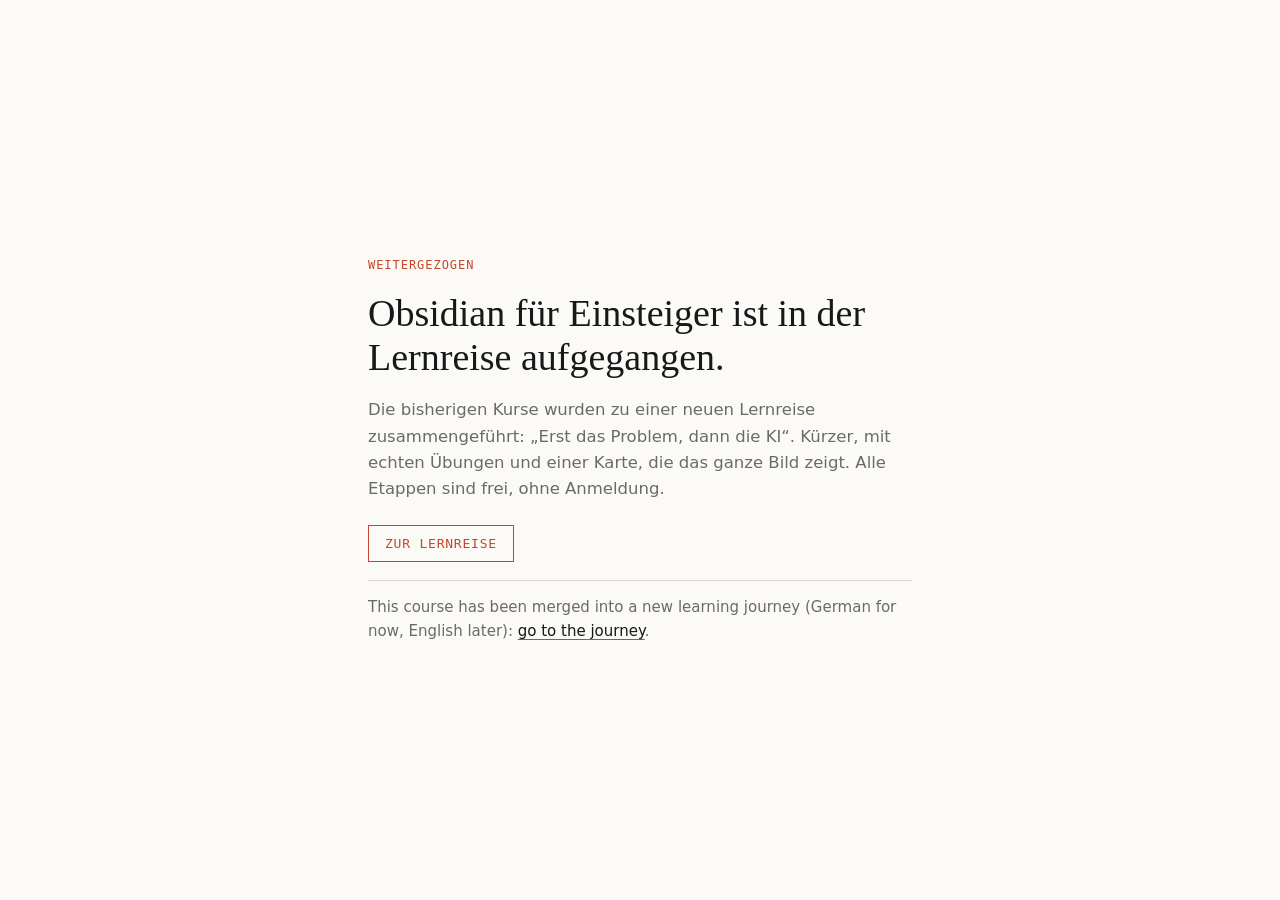
<file: index.html>
<!doctype html>
<html lang="de">
<head>
<meta charset="utf-8">
<meta name="viewport" content="width=device-width,initial-scale=1">
<meta name="robots" content="noindex">
<title>Obsidian für Einsteiger · jetzt in der Lernreise</title>
<style>
:root{--papier:#FBFAF6;--tinte:#17181A;--grau:#6A6A66;--linie:#DAD8D0;--rot:#C4472B;color-scheme:light}
@media (prefers-color-scheme:dark){:root{--papier:#18191B;--tinte:#ECE9E1;--grau:#A8A69F;--linie:#3A3A37;--rot:#E4704F;color-scheme:dark}}
*{box-sizing:border-box;margin:0;padding:0}
body{background:var(--papier);color:var(--tinte);font:17px/1.6 Georgia,'Times New Roman',serif;min-height:100vh;display:grid;place-items:center;padding:40px max(16px,env(safe-area-inset-left,0px))}
main{max-width:34rem;display:grid;gap:18px}
.etikett{font:12px/1.4 ui-monospace,Menlo,monospace;letter-spacing:.08em;text-transform:uppercase;color:var(--rot)}
h1{font-weight:400;font-size:clamp(28px,6vw,38px);line-height:1.15}
p{color:var(--grau);font-family:system-ui,-apple-system,sans-serif;font-size:16.5px}
.en{border-top:1px solid var(--linie);padding-top:14px;font-size:15px}
a{color:var(--tinte);text-decoration-color:var(--rot);text-underline-offset:3px}
.knopf{display:inline-block;margin-top:4px;padding:10px 16px;border:1px solid var(--rot);color:var(--rot);text-decoration:none;font:13px ui-monospace,Menlo,monospace;letter-spacing:.06em;text-transform:uppercase}
</style>
</head>
<body>
<main>
  <span class="etikett">Weitergezogen</span>
  <h1>Obsidian für Einsteiger ist in der Lernreise aufgegangen.</h1>
  <p>Die bisherigen Kurse wurden zu einer neuen Lernreise zusammengeführt: „Erst das Problem, dann die KI“. Kürzer, mit echten Übungen und einer Karte, die das ganze Bild zeigt. Alle Etappen sind frei, ohne Anmeldung.</p>
  <p><a class="knopf" href="https://janrummel.github.io/ai-fluency/de/">Zur Lernreise</a></p>
  <p class="en" lang="en">This course has been merged into a new learning journey (German for now, English later): <a href="https://janrummel.github.io/ai-fluency/de/">go to the journey</a>.</p>
</main>
</body>
</html>
</file>
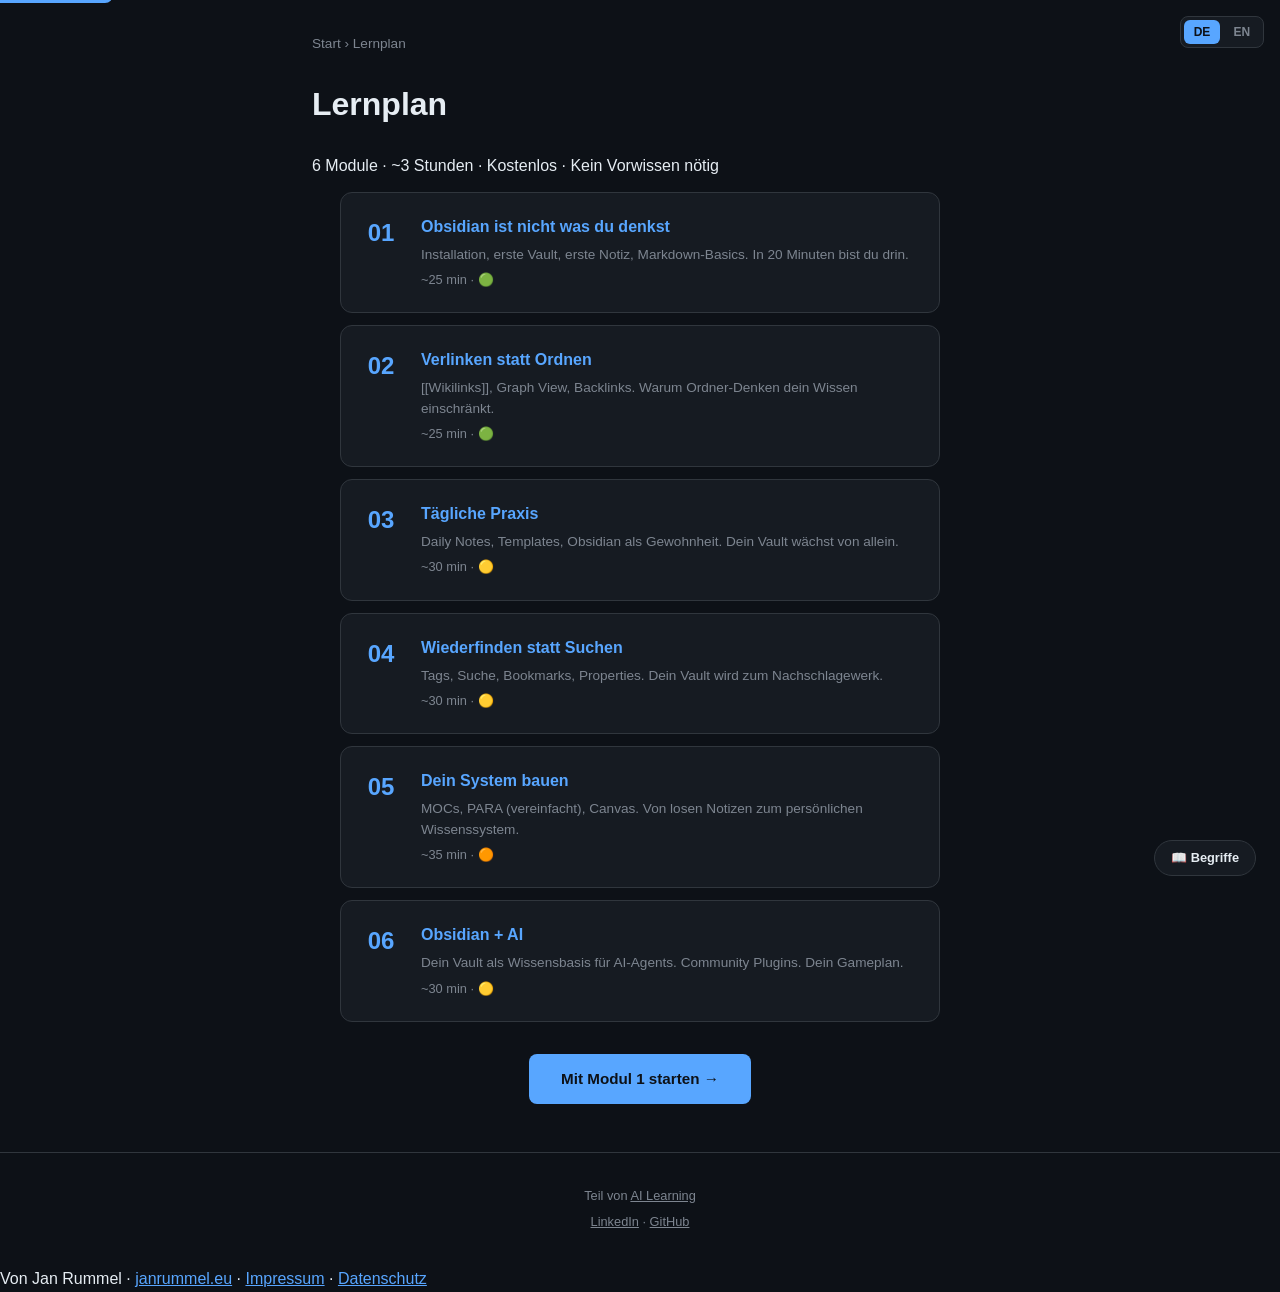
<file: curriculum.html>
<!DOCTYPE html>
<html lang="de">
<head>
<meta charset="UTF-8">
<meta name="viewport" content="width=device-width, initial-scale=1.0">
<title>Lernplan — Obsidian für Einsteiger</title>
<meta name="description" content="Lernplan: 6 Module von der ersten Vault bis zur AI-Anbindung. Kostenlos, zweisprachig, wissenschaftlich fundiert.">
<link rel="icon" href="data:image/svg+xml,<svg xmlns='http://www.w3.org/2000/svg' viewBox='0 0 100 100'><text y='0.9em' font-size='90'>💎</text></svg>">
<link rel="stylesheet" href="https://janrummel.github.io/ai-learning/shared-style.css">
<link rel="stylesheet" href="style.css">
<script src="https://janrummel.github.io/ai-learning/jr.js"></script>
<link rel="stylesheet" href="https://janrummel.github.io/ai-learning/jr.css">
</head>
<body>
<a href="#main" class="skip-link"><span class="de">Zum Inhalt</span><span class="en">Skip to content</span></a>

<div class="lang-switch" role="navigation" aria-label="Language">
  <button id="btn-de" class="active" onclick="setLang('de')">DE</button>
  <button id="btn-en" onclick="setLang('en')">EN</button>
</div>

<main id="main">

<nav class="breadcrumb" aria-label="Breadcrumb">
  <a href="index.html"><span class="de">Start</span><span class="en">Home</span></a> ›
  <span class="de">Lernplan</span><span class="en">Curriculum</span>
</nav>

<h1><span class="de">Lernplan</span><span class="en">Curriculum</span></h1>
<p class="subtitle">
  <span class="de">6 Module · ~3 Stunden · Kostenlos · Kein Vorwissen nötig</span>
  <span class="en">6 modules · ~3 hours · Free · No prior knowledge needed</span>
</p>

<div class="module-list">

  <a href="modul1.html" class="module-card">
    <div class="module-number">01</div>
    <div class="module-info">
      <h3><span class="de">Obsidian ist nicht was du denkst</span><span class="en">Obsidian Is Not What You Think</span></h3>
      <p><span class="de">Installation, erste Vault, erste Notiz, Markdown-Basics. In 20 Minuten bist du drin.</span>
      <span class="en">Installation, first vault, first note, Markdown basics. You're in within 20 minutes.</span></p>
      <span class="meta">~25 min · 🟢</span>
    </div>
  </a>

  <a href="modul2.html" class="module-card">
    <div class="module-number">02</div>
    <div class="module-info">
      <h3><span class="de">Verlinken statt Ordnen</span><span class="en">Link, Don't File</span></h3>
      <p><span class="de">[[Wikilinks]], Graph View, Backlinks. Warum Ordner-Denken dein Wissen einschränkt.</span>
      <span class="en">[[Wikilinks]], Graph View, Backlinks. Why folder-thinking limits your knowledge.</span></p>
      <span class="meta">~25 min · 🟢</span>
    </div>
  </a>

  <a href="modul3.html" class="module-card">
    <div class="module-number">03</div>
    <div class="module-info">
      <h3><span class="de">Tägliche Praxis</span><span class="en">Daily Practice</span></h3>
      <p><span class="de">Daily Notes, Templates, Obsidian als Gewohnheit. Dein Vault wächst von allein.</span>
      <span class="en">Daily Notes, Templates, Obsidian as a habit. Your vault grows on its own.</span></p>
      <span class="meta">~30 min · 🟡</span>
    </div>
  </a>

  <a href="modul4.html" class="module-card">
    <div class="module-number">04</div>
    <div class="module-info">
      <h3><span class="de">Wiederfinden statt Suchen</span><span class="en">Retrieve, Don't Search</span></h3>
      <p><span class="de">Tags, Suche, Bookmarks, Properties. Dein Vault wird zum Nachschlagewerk.</span>
      <span class="en">Tags, Search, Bookmarks, Properties. Your vault becomes a reference system.</span></p>
      <span class="meta">~30 min · 🟡</span>
    </div>
  </a>

  <a href="modul5.html" class="module-card">
    <div class="module-number">05</div>
    <div class="module-info">
      <h3><span class="de">Dein System bauen</span><span class="en">Build Your System</span></h3>
      <p><span class="de">MOCs, PARA (vereinfacht), Canvas. Von losen Notizen zum persönlichen Wissenssystem.</span>
      <span class="en">MOCs, PARA (simplified), Canvas. From scattered notes to a personal knowledge system.</span></p>
      <span class="meta">~35 min · 🟠</span>
    </div>
  </a>

  <a href="modul6.html" class="module-card">
    <div class="module-number">06</div>
    <div class="module-info">
      <h3><span class="de">Obsidian + AI</span><span class="en">Obsidian + AI</span></h3>
      <p><span class="de">Dein Vault als Wissensbasis für AI-Agents. Community Plugins. Dein Gameplan.</span>
      <span class="en">Your vault as a knowledge base for AI agents. Community Plugins. Your gameplan.</span></p>
      <span class="meta">~30 min · 🟡</span>
    </div>
  </a>

</div>

<div style="text-align:center;margin-top:2rem;">
  <a href="modul1.html" class="btn-primary">
    <span class="de">Mit Modul 1 starten →</span>
    <span class="en">Start Module 1 →</span>
  </a>
</div>

</main>

<script src="glossary.js"></script>
<footer role="contentinfo">
  <span class="de">Teil von <a href="https://janrummel.github.io/ai-learning/">AI Learning</a></span>
  <span class="en">Part of <a href="https://janrummel.github.io/ai-learning/">AI Learning</a></span>
  <div class="footer-line">
    <a href="https://linkedin.com/in/janrummel">LinkedIn</a> ·
    <a href="https://github.com/janrummel/obsidian-fuer-einsteiger">GitHub</a>
  </div>
</footer>
<div class="jr-fuss" role="contentinfo" aria-label="Anbieter">Von Jan Rummel · <a href="https://janrummel.eu/?ref=obsidian-fuer-einsteiger">janrummel.eu</a> · <a href="https://janrummel.eu/impressum.html">Impressum</a> · <a href="https://janrummel.eu/datenschutz.html">Datenschutz</a></div>


<script>
function setLang(lang) {
  document.documentElement.lang = lang;
  document.getElementById('btn-en').classList.toggle('active', lang === 'en');
  document.getElementById('btn-de').classList.toggle('active', lang === 'de');
  document.querySelectorAll('.en').forEach(el => el.style.display = lang === 'en' ? '' : 'none');
  document.querySelectorAll('.de').forEach(el => el.style.display = lang === 'de' ? '' : 'none');
  try { localStorage.setItem('lang', lang); } catch(e) {}
}
(function() {
  var lang = 'de';
  try { lang = localStorage.getItem('lang') || 'de'; } catch(e) {}
  setLang(lang);
})();
</script>
<script data-goatcounter="https://janrummel.goatcounter.com/count" async src="//gc.zgo.at/count.js"></script>
</body>
</html>
</file>
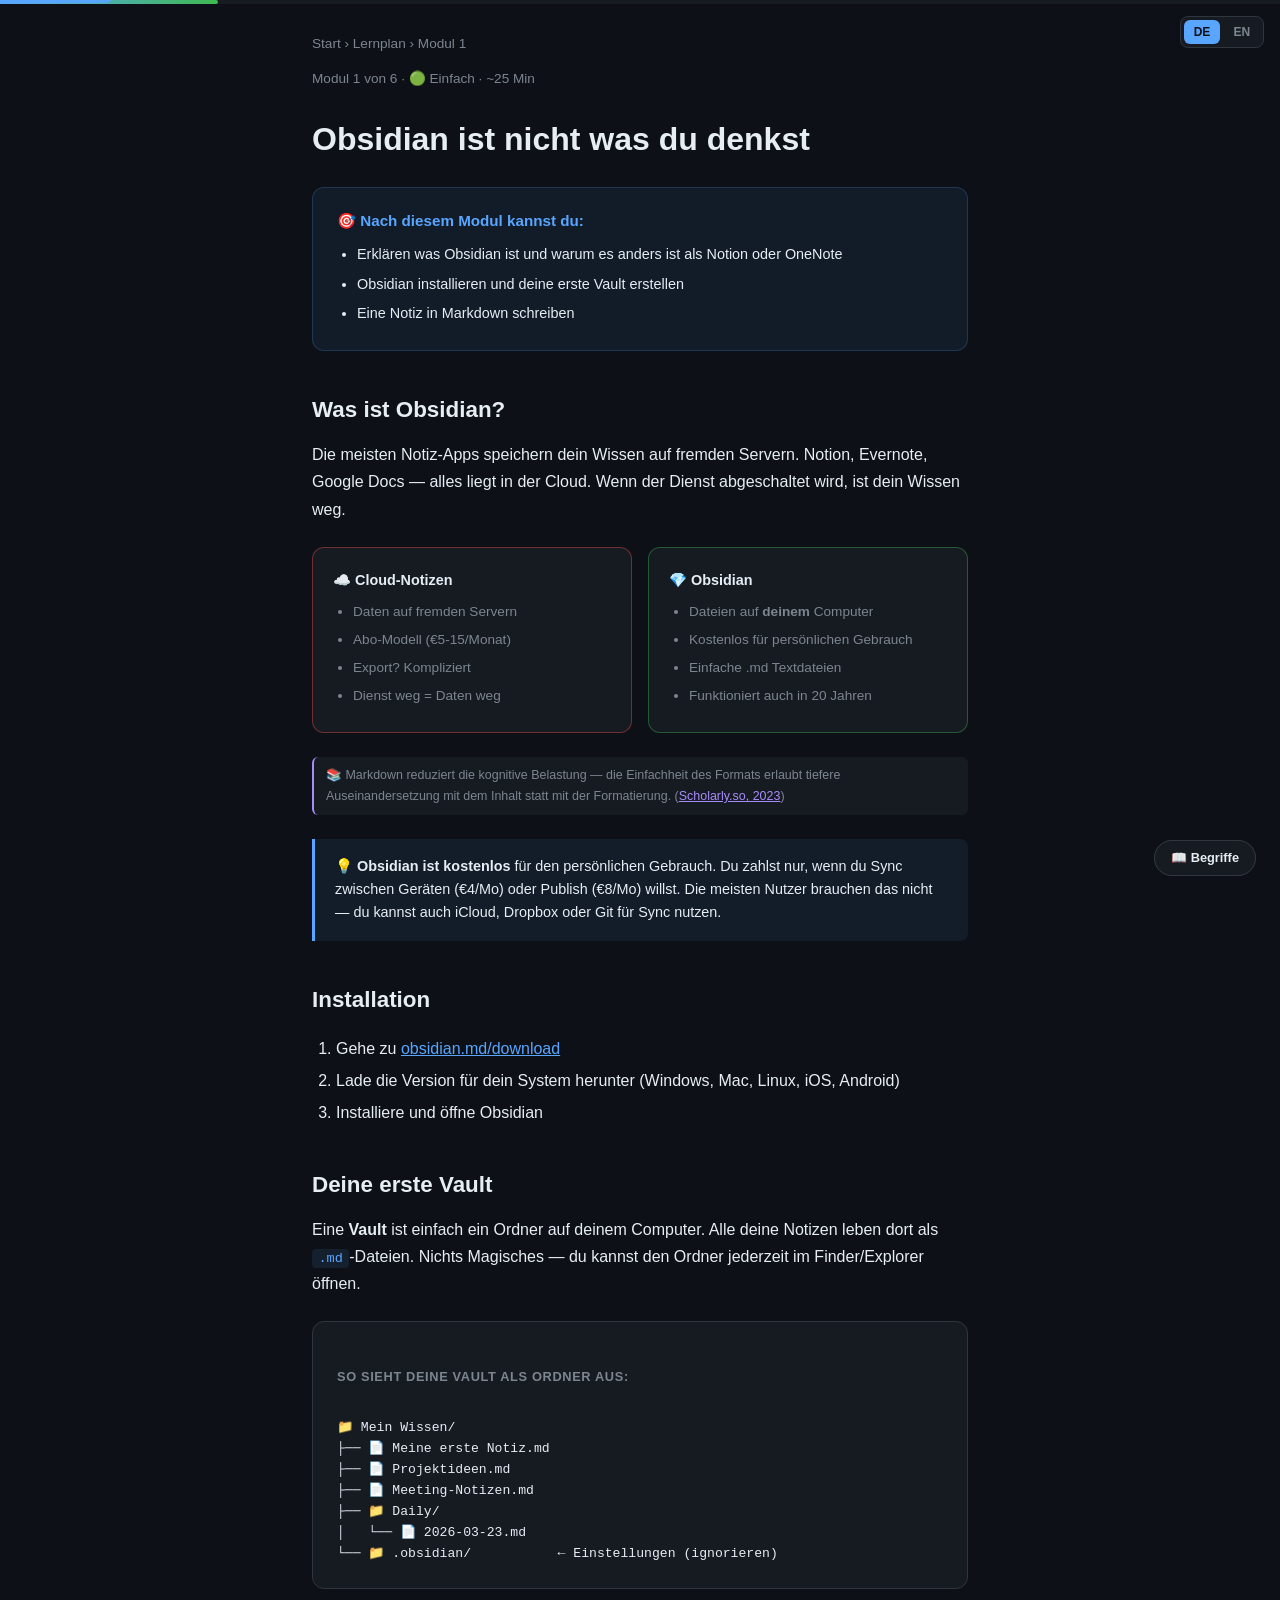
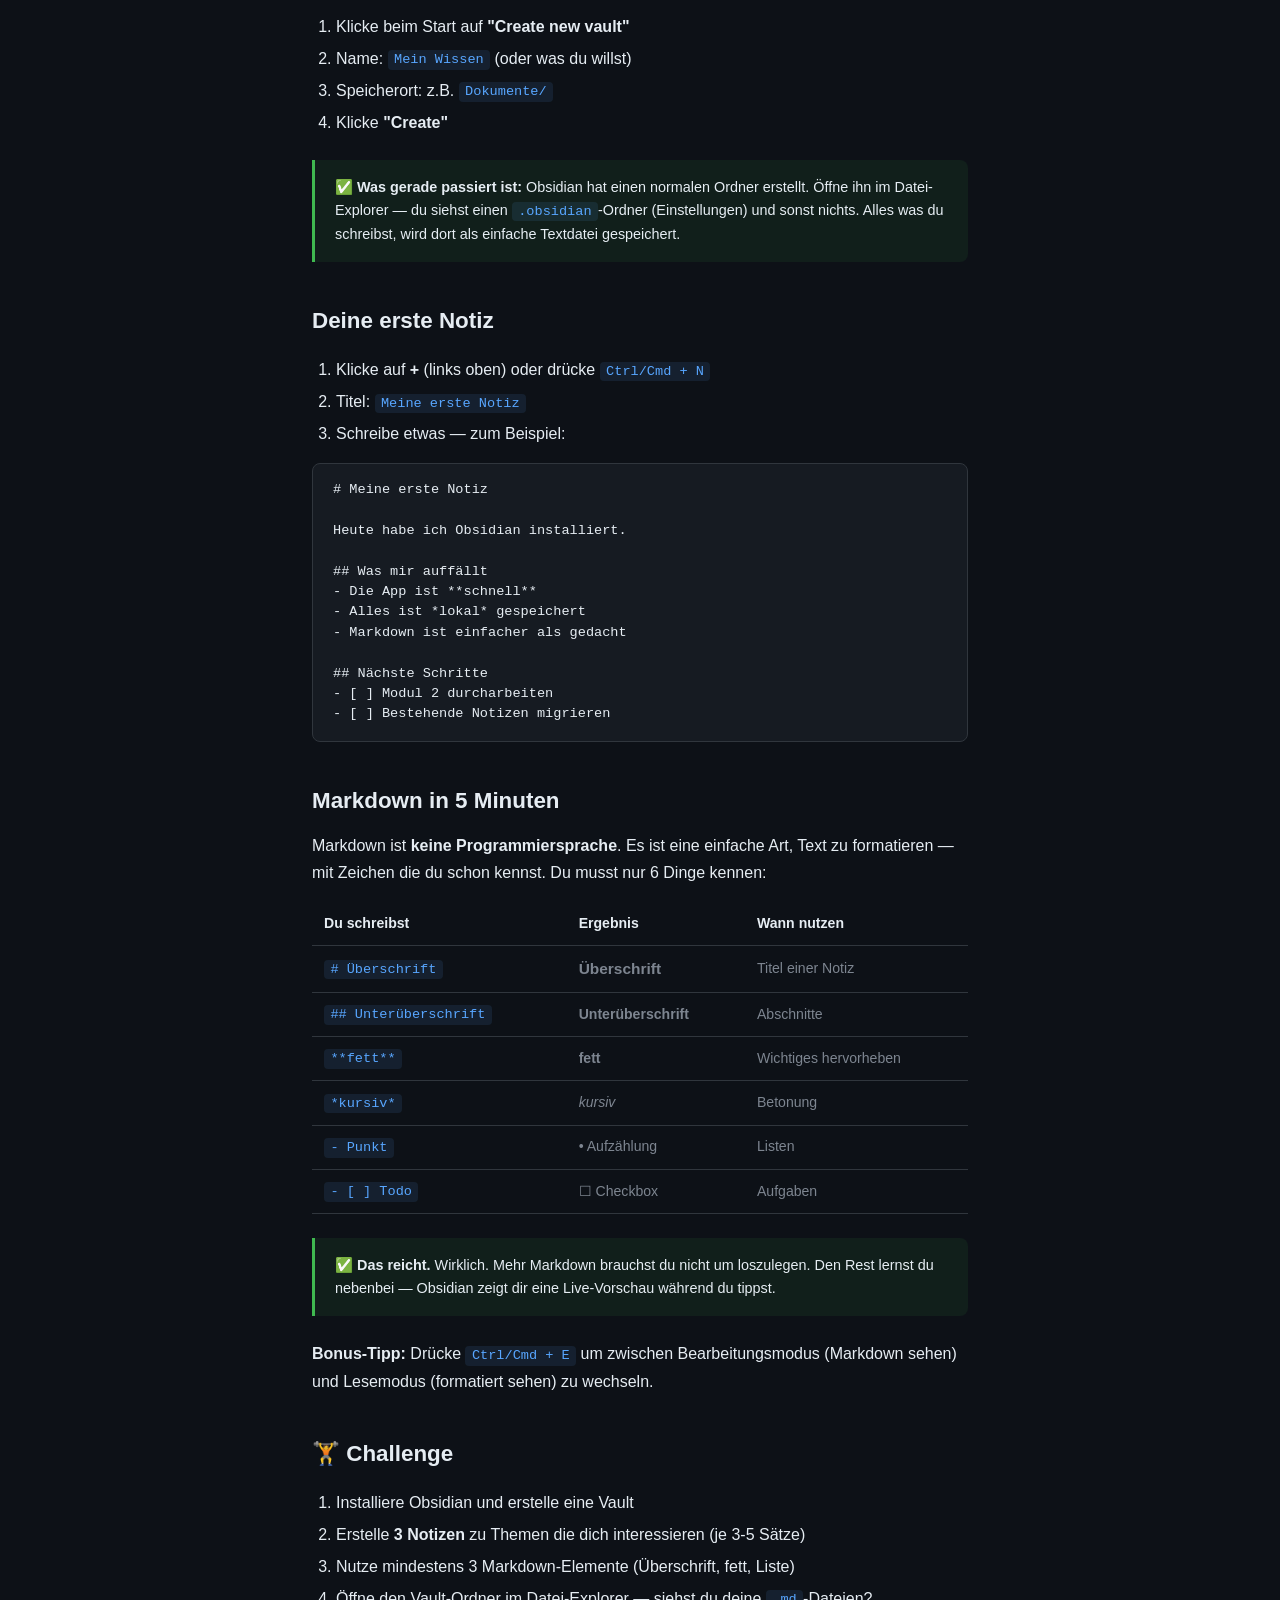
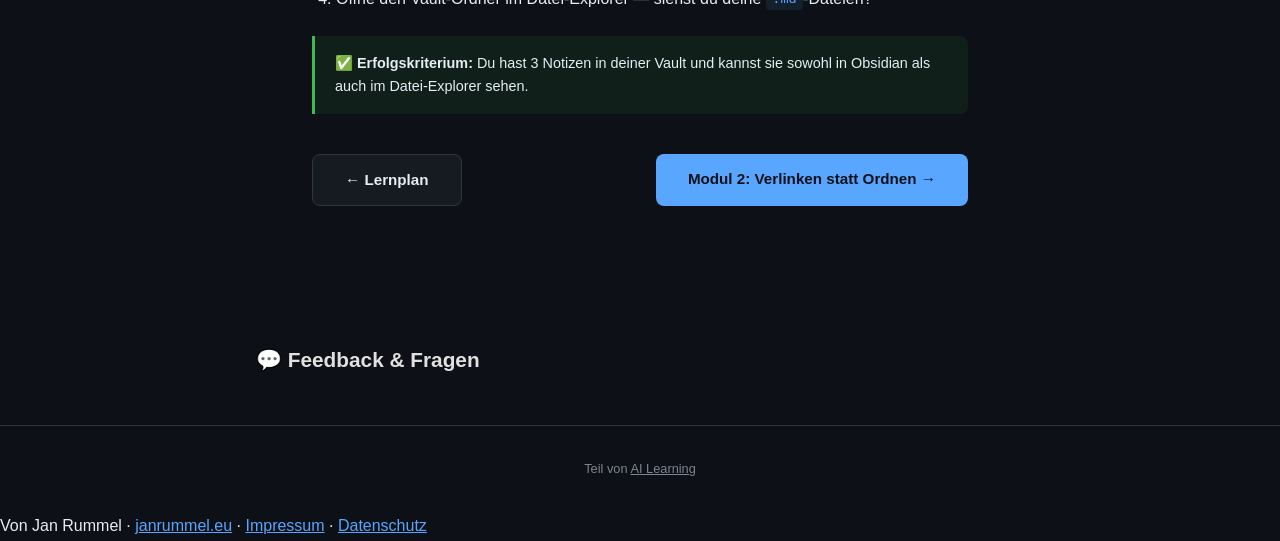
<file: modul1.html>
<!DOCTYPE html>
<html lang="de">
<head>
<meta charset="UTF-8">
<meta name="viewport" content="width=device-width, initial-scale=1.0">
<title>Modul 1: Obsidian ist nicht was du denkst</title>
<meta name="description" content="Obsidian installieren, erste Vault erstellen, Markdown lernen — in 25 Minuten.">
<link rel="icon" href="data:image/svg+xml,<svg xmlns='http://www.w3.org/2000/svg' viewBox='0 0 100 100'><text y='0.9em' font-size='90'>💎</text></svg>">
<link rel="stylesheet" href="https://janrummel.github.io/ai-learning/shared-style.css">
<link rel="stylesheet" href="style.css">
<script src="https://janrummel.github.io/ai-learning/jr.js"></script>
<link rel="stylesheet" href="https://janrummel.github.io/ai-learning/jr.css">
</head>
<body>
<a href="#main" class="skip-link"><span class="de">Zum Inhalt</span><span class="en">Skip to content</span></a>
<div class="progress-bar" style="--progress:17%" role="progressbar" aria-valuenow="17" aria-valuemin="0" aria-valuemax="100" aria-label="Progress"></div>

<div class="lang-switch" role="navigation" aria-label="Language">
  <button id="btn-de" class="active" onclick="setLang('de')">DE</button>
  <button id="btn-en" onclick="setLang('en')">EN</button>
</div>

<main id="main">

<nav class="breadcrumb" aria-label="Breadcrumb">
  <a href="index.html"><span class="de">Start</span><span class="en">Home</span></a> ›
  <a href="curriculum.html"><span class="de">Lernplan</span><span class="en">Curriculum</span></a> ›
  <span>Modul 1</span>
</nav>

<p class="module-counter"><span class="de">Modul 1 von 6 · 🟢 Einfach · ~25 Min</span><span class="en">Module 1 of 6 · 🟢 Easy · ~25 min</span></p>
<h1><span class="de">Obsidian ist nicht was du denkst</span><span class="en">Obsidian Is Not What You Think</span></h1>

<div class="learning-goals">
  <h3><span class="de">🎯 Nach diesem Modul kannst du:</span><span class="en">🎯 After this module you can:</span></h3>
  <ul>
    <li><span class="de">Erklären was Obsidian ist und warum es anders ist als Notion oder OneNote</span><span class="en">Explain what Obsidian is and why it's different from Notion or OneNote</span></li>
    <li><span class="de">Obsidian installieren und deine erste Vault erstellen</span><span class="en">Install Obsidian and create your first vault</span></li>
    <li><span class="de">Eine Notiz in Markdown schreiben</span><span class="en">Write a note in Markdown</span></li>
  </ul>
</div>

<h2><span class="de">Was ist Obsidian?</span><span class="en">What is Obsidian?</span></h2>

<p><span class="de">Die meisten Notiz-Apps speichern dein Wissen auf fremden Servern. Notion, Evernote, Google Docs — alles liegt in der Cloud. Wenn der Dienst abgeschaltet wird, ist dein Wissen weg.</span>
<span class="en">Most note-taking apps store your knowledge on someone else's servers. Notion, Evernote, Google Docs — everything lives in the cloud. If the service shuts down, your knowledge is gone.</span></p>

<!-- Visual Comparison -->
<div class="comparison">
  <div class="compare-card bad">
    <h4><span class="de">☁️ Cloud-Notizen</span><span class="en">☁️ Cloud Notes</span></h4>
    <ul>
      <li><span class="de">Daten auf fremden Servern</span><span class="en">Data on someone else's servers</span></li>
      <li><span class="de">Abo-Modell (€5-15/Monat)</span><span class="en">Subscription model (€5-15/mo)</span></li>
      <li><span class="de">Export? Kompliziert</span><span class="en">Export? Complicated</span></li>
      <li><span class="de">Dienst weg = Daten weg</span><span class="en">Service gone = data gone</span></li>
    </ul>
  </div>
  <div class="compare-card good">
    <h4><span class="de">💎 Obsidian</span><span class="en">💎 Obsidian</span></h4>
    <ul>
      <li><span class="de">Dateien auf <strong>deinem</strong> Computer</span><span class="en">Files on <strong>your</strong> computer</span></li>
      <li><span class="de">Kostenlos für persönlichen Gebrauch</span><span class="en">Free for personal use</span></li>
      <li><span class="de">Einfache .md Textdateien</span><span class="en">Simple .md text files</span></li>
      <li><span class="de">Funktioniert auch in 20 Jahren</span><span class="en">Works even in 20 years</span></li>
    </ul>
  </div>
</div>

<div class="source">
  <span class="de">📚 Markdown reduziert die kognitive Belastung — die Einfachheit des Formats erlaubt tiefere Auseinandersetzung mit dem Inhalt statt mit der Formatierung. (<a href="https://scholarly.so/blog/top-benefits-of-using-markdown-for-note-taking" target="_blank">Scholarly.so, 2023</a>)</span>
  <span class="en">📚 Markdown reduces cognitive load — the simplicity of the format allows deeper engagement with content rather than formatting. (<a href="https://scholarly.so/blog/top-benefits-of-using-markdown-for-note-taking" target="_blank">Scholarly.so, 2023</a>)</span>
</div>

<div class="callout">
  <span class="de">💡 <strong>Obsidian ist kostenlos</strong> für den persönlichen Gebrauch. Du zahlst nur, wenn du Sync zwischen Geräten (€4/Mo) oder Publish (€8/Mo) willst. Die meisten Nutzer brauchen das nicht — du kannst auch iCloud, Dropbox oder Git für Sync nutzen.</span>
  <span class="en">💡 <strong>Obsidian is free</strong> for personal use. You only pay for Sync across devices (€4/mo) or Publish (€8/mo). Most users don't need that — you can also use iCloud, Dropbox, or Git for syncing.</span>
</div>

<h2><span class="de">Installation</span><span class="en">Installation</span></h2>

<ol>
  <li><span class="de">Gehe zu <a href="https://obsidian.md/download" target="_blank">obsidian.md/download</a></span>
  <span class="en">Go to <a href="https://obsidian.md/download" target="_blank">obsidian.md/download</a></span></li>
  <li><span class="de">Lade die Version für dein System herunter (Windows, Mac, Linux, iOS, Android)</span>
  <span class="en">Download for your system (Windows, Mac, Linux, iOS, Android)</span></li>
  <li><span class="de">Installiere und öffne Obsidian</span>
  <span class="en">Install and open Obsidian</span></li>
</ol>

<h2><span class="de">Deine erste Vault</span><span class="en">Your First Vault</span></h2>

<p><span class="de">Eine <strong>Vault</strong> ist einfach ein Ordner auf deinem Computer. Alle deine Notizen leben dort als <code>.md</code>-Dateien. Nichts Magisches — du kannst den Ordner jederzeit im Finder/Explorer öffnen.</span>
<span class="en">A <strong>Vault</strong> is simply a folder on your computer. All your notes live there as <code>.md</code> files. Nothing magical — you can open the folder in Finder/Explorer anytime.</span></p>

<!-- Diagram: What a Vault looks like -->
<div class="diagram">
<span class="diagram-label"><span class="de">So sieht deine Vault als Ordner aus:</span><span class="en">This is what your vault looks like as a folder:</span></span>
📁 Mein Wissen/
├── 📄 Meine erste Notiz.md
├── 📄 Projektideen.md
├── 📄 Meeting-Notizen.md
├── 📁 Daily/
│   └── 📄 2026-03-23.md
└── 📁 .obsidian/           ← <span class="de">Einstellungen (ignorieren)</span><span class="en">Settings (ignore this)</span></div>

<ol>
  <li><span class="de">Klicke beim Start auf <strong>"Create new vault"</strong></span>
  <span class="en">Click <strong>"Create new vault"</strong> on startup</span></li>
  <li><span class="de">Name: <code>Mein Wissen</code> (oder was du willst)</span>
  <span class="en">Name: <code>My Knowledge</code> (or whatever you like)</span></li>
  <li><span class="de">Speicherort: z.B. <code>Dokumente/</code></span>
  <span class="en">Location: e.g., <code>Documents/</code></span></li>
  <li><span class="de">Klicke <strong>"Create"</strong></span>
  <span class="en">Click <strong>"Create"</strong></span></li>
</ol>

<div class="callout callout-green">
  <span class="de">✅ <strong>Was gerade passiert ist:</strong> Obsidian hat einen normalen Ordner erstellt. Öffne ihn im Datei-Explorer — du siehst einen <code>.obsidian</code>-Ordner (Einstellungen) und sonst nichts. Alles was du schreibst, wird dort als einfache Textdatei gespeichert.</span>
  <span class="en">✅ <strong>What just happened:</strong> Obsidian created a normal folder. Open it in your file explorer — you'll see an <code>.obsidian</code> folder (settings) and nothing else. Everything you write is saved there as a plain text file.</span>
</div>

<h2><span class="de">Deine erste Notiz</span><span class="en">Your First Note</span></h2>

<ol>
  <li><span class="de">Klicke auf <strong>+</strong> (links oben) oder drücke <code>Ctrl/Cmd + N</code></span>
  <span class="en">Click <strong>+</strong> (top left) or press <code>Ctrl/Cmd + N</code></span></li>
  <li><span class="de">Titel: <code>Meine erste Notiz</code></span>
  <span class="en">Title: <code>My first note</code></span></li>
  <li><span class="de">Schreibe etwas — zum Beispiel:</span>
  <span class="en">Write something — for example:</span></li>
</ol>

<pre><code># Meine erste Notiz

Heute habe ich Obsidian installiert.

## Was mir auffällt
- Die App ist **schnell**
- Alles ist *lokal* gespeichert
- Markdown ist einfacher als gedacht

## Nächste Schritte
- [ ] Modul 2 durcharbeiten
- [ ] Bestehende Notizen migrieren</code></pre>

<h2><span class="de">Markdown in 5 Minuten</span><span class="en">Markdown in 5 Minutes</span></h2>

<p><span class="de">Markdown ist <strong>keine Programmiersprache</strong>. Es ist eine einfache Art, Text zu formatieren — mit Zeichen die du schon kennst. Du musst nur 6 Dinge kennen:</span>
<span class="en">Markdown is <strong>not a programming language</strong>. It's a simple way to format text — with characters you already know. You only need 6 things:</span></p>

<table>
  <tr><th><span class="de">Du schreibst</span><span class="en">You type</span></th><th><span class="de">Ergebnis</span><span class="en">Result</span></th><th><span class="de">Wann nutzen</span><span class="en">When to use</span></th></tr>
  <tr><td><code># Überschrift</code></td><td><strong style="font-size:1.1em;"><span class="de">Überschrift</span><span class="en">Heading</span></strong></td><td><span class="de">Titel einer Notiz</span><span class="en">Note title</span></td></tr>
  <tr><td><code>## Unterüberschrift</code></td><td><strong><span class="de">Unterüberschrift</span><span class="en">Subheading</span></strong></td><td><span class="de">Abschnitte</span><span class="en">Sections</span></td></tr>
  <tr><td><code>**fett**</code></td><td><strong><span class="de">fett</span><span class="en">bold</span></strong></td><td><span class="de">Wichtiges hervorheben</span><span class="en">Highlight important</span></td></tr>
  <tr><td><code>*kursiv*</code></td><td><em><span class="de">kursiv</span><span class="en">italic</span></em></td><td><span class="de">Betonung</span><span class="en">Emphasis</span></td></tr>
  <tr><td><code>- Punkt</code></td><td><span class="de">• Aufzählung</span><span class="en">• Bullet list</span></td><td><span class="de">Listen</span><span class="en">Lists</span></td></tr>
  <tr><td><code>- [ ] Todo</code></td><td><span class="de">☐ Checkbox</span><span class="en">☐ Checkbox</span></td><td><span class="de">Aufgaben</span><span class="en">Tasks</span></td></tr>
</table>

<div class="callout callout-green">
  <span class="de">✅ <strong>Das reicht.</strong> Wirklich. Mehr Markdown brauchst du nicht um loszulegen. Den Rest lernst du nebenbei — Obsidian zeigt dir eine Live-Vorschau während du tippst.</span>
  <span class="en">✅ <strong>That's enough.</strong> Really. You don't need more Markdown to get started. You'll learn the rest along the way — Obsidian shows a live preview as you type.</span>
</div>

<p><span class="de"><strong>Bonus-Tipp:</strong> Drücke <code>Ctrl/Cmd + E</code> um zwischen Bearbeitungsmodus (Markdown sehen) und Lesemodus (formatiert sehen) zu wechseln.</span>
<span class="en"><strong>Bonus tip:</strong> Press <code>Ctrl/Cmd + E</code> to switch between editing mode (see Markdown) and reading mode (see formatted).</span></p>

<h2><span class="de">🏋️ Challenge</span><span class="en">🏋️ Challenge</span></h2>

<ol>
  <li><span class="de">Installiere Obsidian und erstelle eine Vault</span>
  <span class="en">Install Obsidian and create a vault</span></li>
  <li><span class="de">Erstelle <strong>3 Notizen</strong> zu Themen die dich interessieren (je 3-5 Sätze)</span>
  <span class="en">Create <strong>3 notes</strong> about topics that interest you (3-5 sentences each)</span></li>
  <li><span class="de">Nutze mindestens 3 Markdown-Elemente (Überschrift, fett, Liste)</span>
  <span class="en">Use at least 3 Markdown elements (heading, bold, list)</span></li>
  <li><span class="de">Öffne den Vault-Ordner im Datei-Explorer — siehst du deine <code>.md</code>-Dateien?</span>
  <span class="en">Open the vault folder in your file explorer — can you see your <code>.md</code> files?</span></li>
</ol>

<div class="callout callout-green">
  <span class="de">✅ <strong>Erfolgskriterium:</strong> Du hast 3 Notizen in deiner Vault und kannst sie sowohl in Obsidian als auch im Datei-Explorer sehen.</span>
  <span class="en">✅ <strong>Success criterion:</strong> You have 3 notes in your vault and can see them both in Obsidian and in your file explorer.</span>
</div>

<div class="nav-buttons">
  <a href="curriculum.html" class="btn-secondary"><span class="de">← Lernplan</span><span class="en">← Curriculum</span></a>
  <a href="modul2.html" class="btn-primary"><span class="de">Modul 2: Verlinken statt Ordnen →</span><span class="en">Module 2: Link, Don't File →</span></a>
</div>

</main>


<section class="feedback-section" style="max-width: 800px; margin: 3rem auto; padding: 0 1rem;">
  <h2 style="color: #e0e0e0; font-size: 1.3rem; margin-bottom: 1rem;">💬 Feedback & Fragen</h2>
  <script src="https://giscus.app/client.js"
    data-repo="janrummel/obsidian-fuer-einsteiger"
    data-repo-id="R_kgDORu3Mhg"
    data-category="General"
    data-category-id="DIC_kwDORu3Mhs4C5U3b"
    data-mapping="pathname"
    data-strict="0"
    data-reactions-enabled="1"
    data-emit-metadata="0"
    data-input-position="top"
    data-theme="dark_dimmed"
    data-lang="de"
    crossorigin="anonymous"
    async>
  </script>
</section>
<footer role="contentinfo">
  <span class="de">Teil von <a href="https://janrummel.github.io/ai-learning/">AI Learning</a></span>
  <span class="en">Part of <a href="https://janrummel.github.io/ai-learning/">AI Learning</a></span>
</footer>
<div class="jr-fuss" role="contentinfo" aria-label="Anbieter">Von Jan Rummel · <a href="https://janrummel.eu/?ref=obsidian-fuer-einsteiger">janrummel.eu</a> · <a href="https://janrummel.eu/impressum.html">Impressum</a> · <a href="https://janrummel.eu/datenschutz.html">Datenschutz</a></div>


<script src="glossary.js"></script>
<script>
function setLang(lang) {
  document.documentElement.lang = lang;
  document.getElementById('btn-en').classList.toggle('active', lang === 'en');
  document.getElementById('btn-de').classList.toggle('active', lang === 'de');
  document.querySelectorAll('.en').forEach(el => el.style.display = lang === 'en' ? '' : 'none');
  document.querySelectorAll('.de').forEach(el => el.style.display = lang === 'de' ? '' : 'none');
  try { localStorage.setItem('lang', lang); } catch(e) {}
  initGlossary();
}
(function() {
  var lang = 'de'; try { lang = localStorage.getItem('lang') || 'de'; } catch(e) {}
  setLang(lang);
})();
</script>
<script data-goatcounter="https://janrummel.goatcounter.com/count" async src="//gc.zgo.at/count.js"></script>
</body>
</html>
</file>
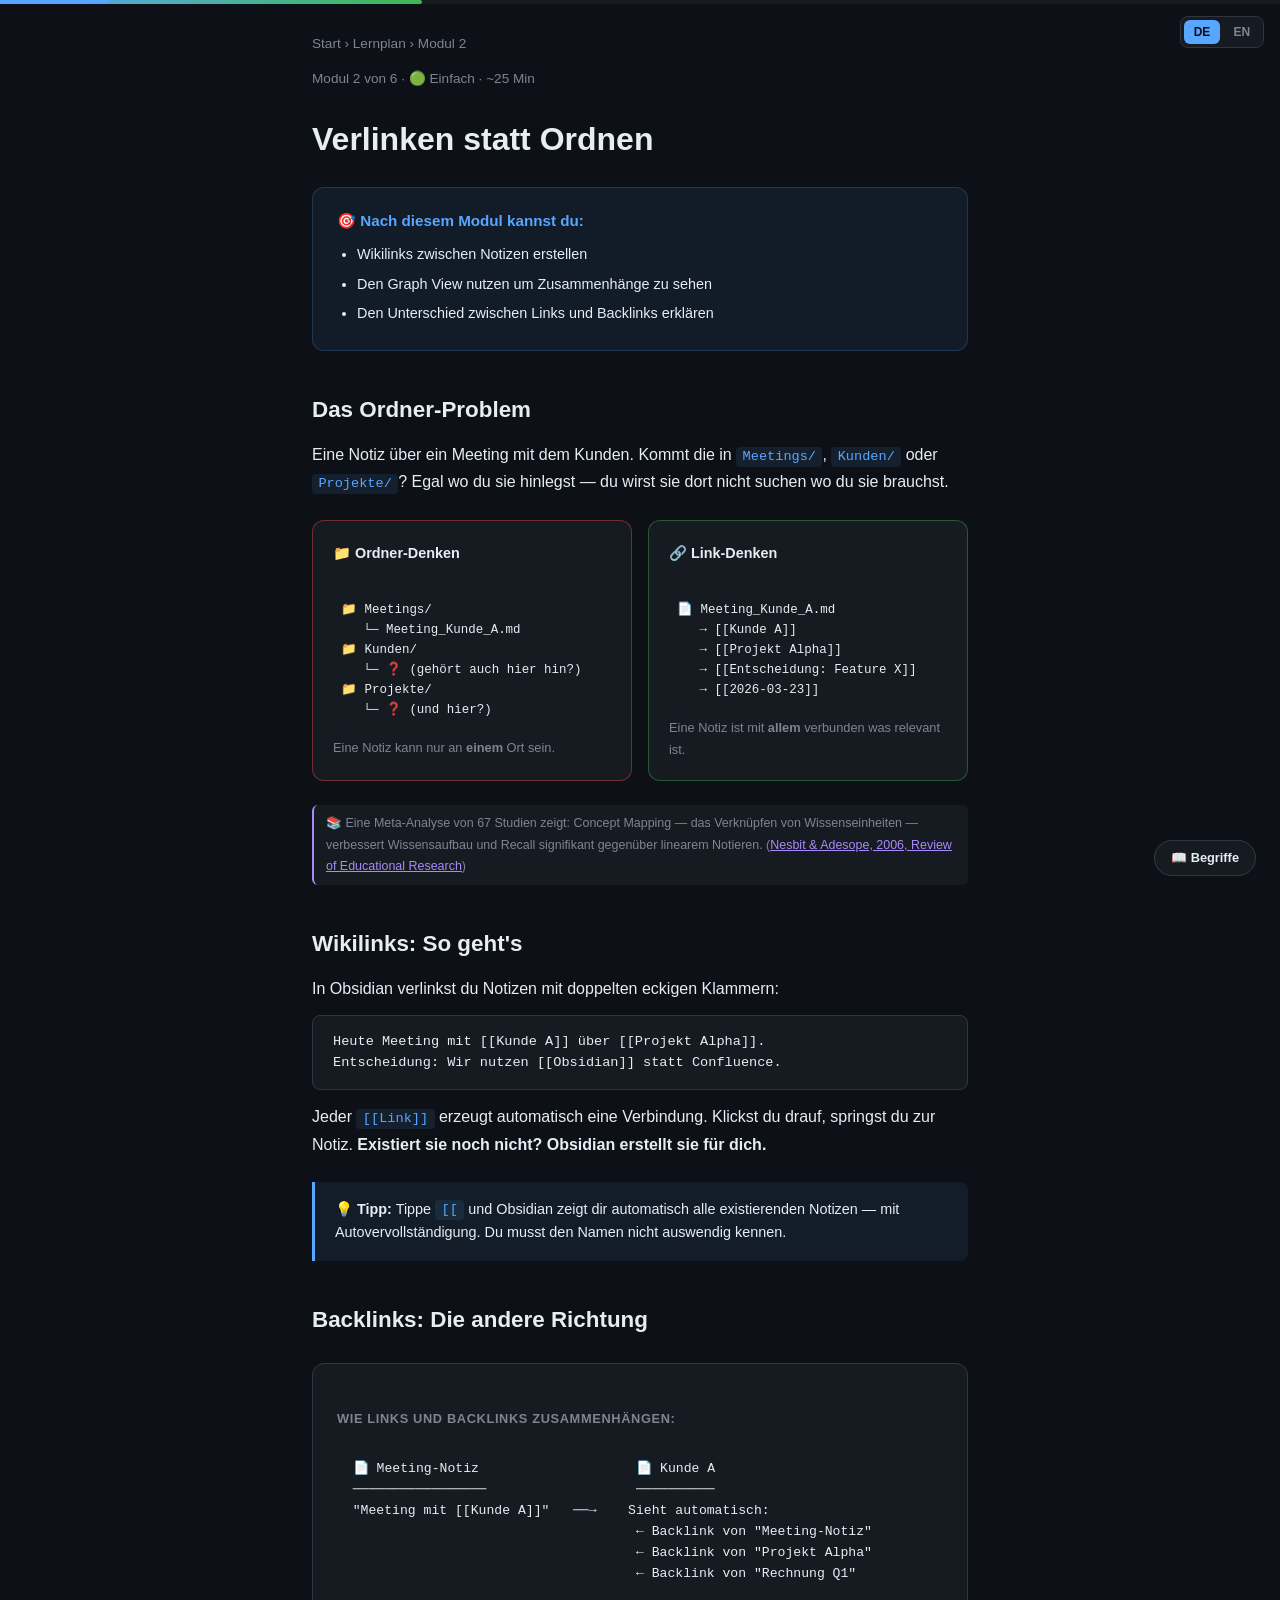
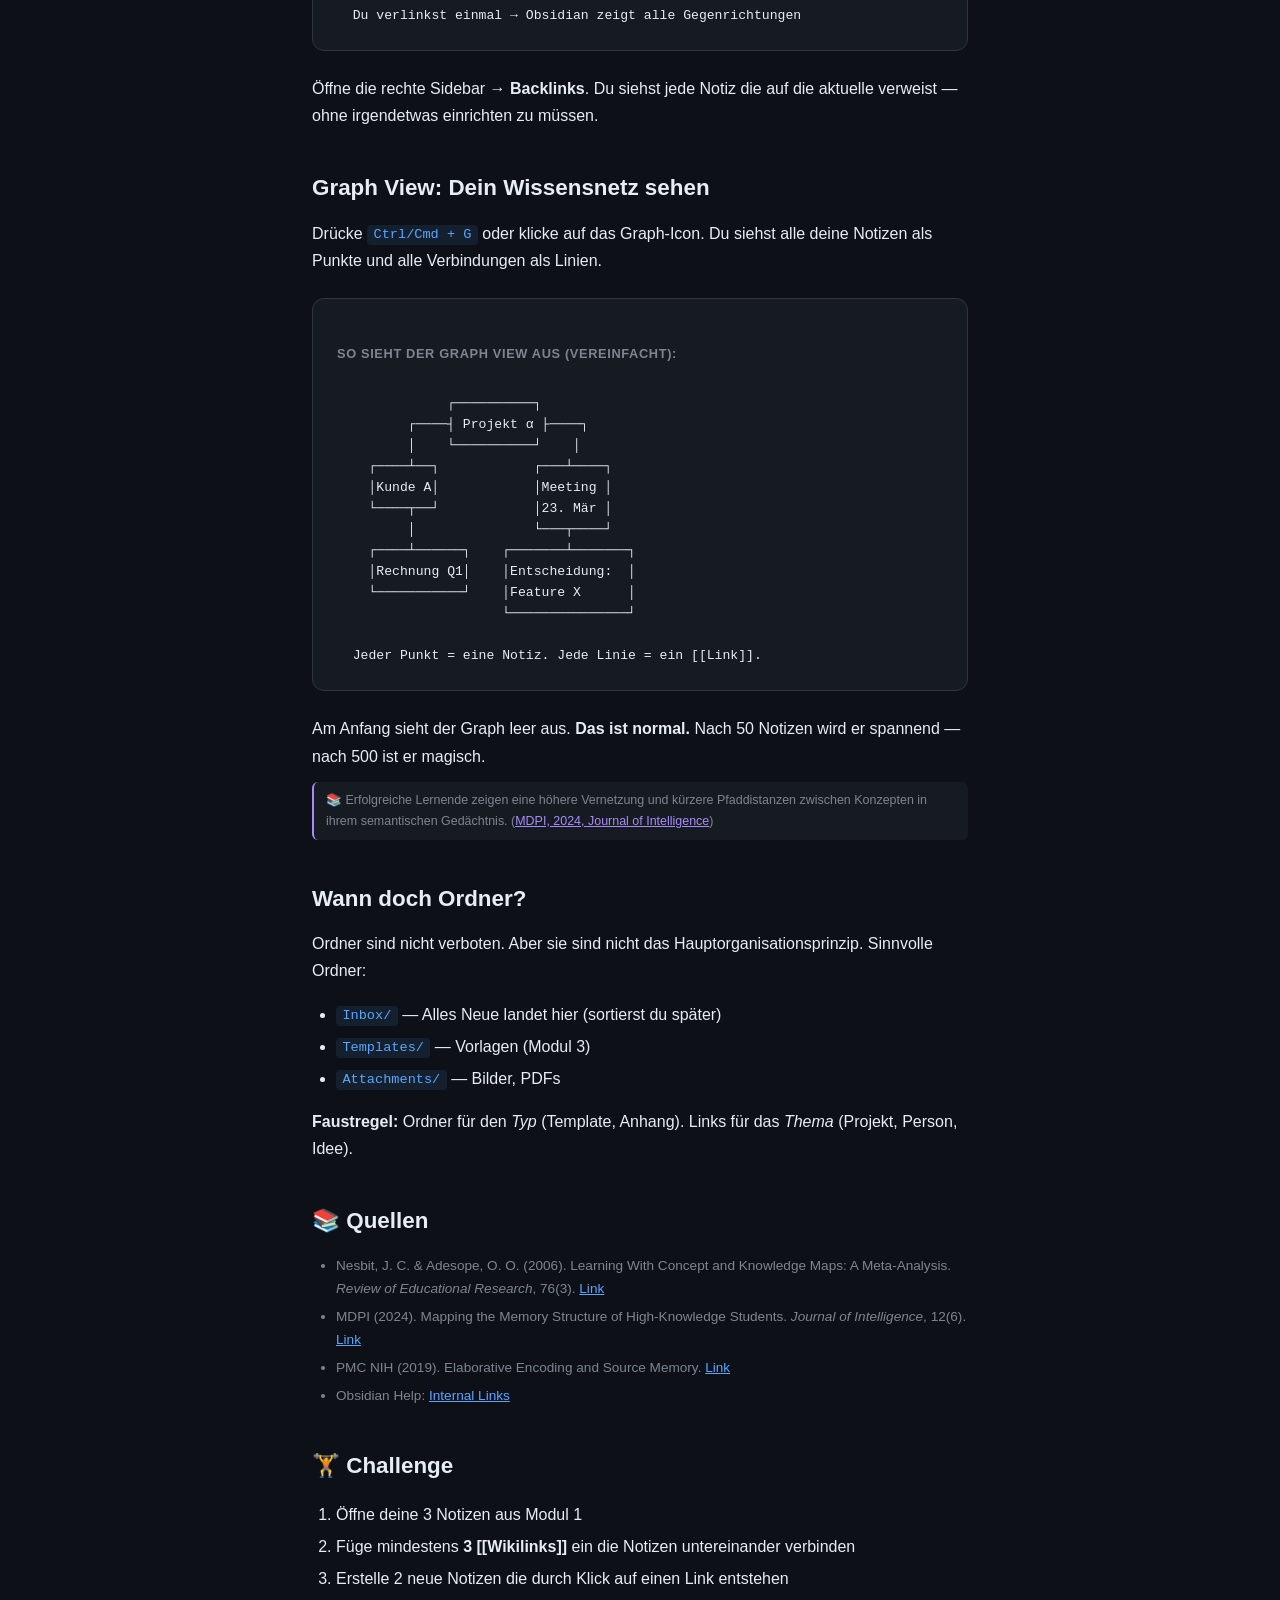
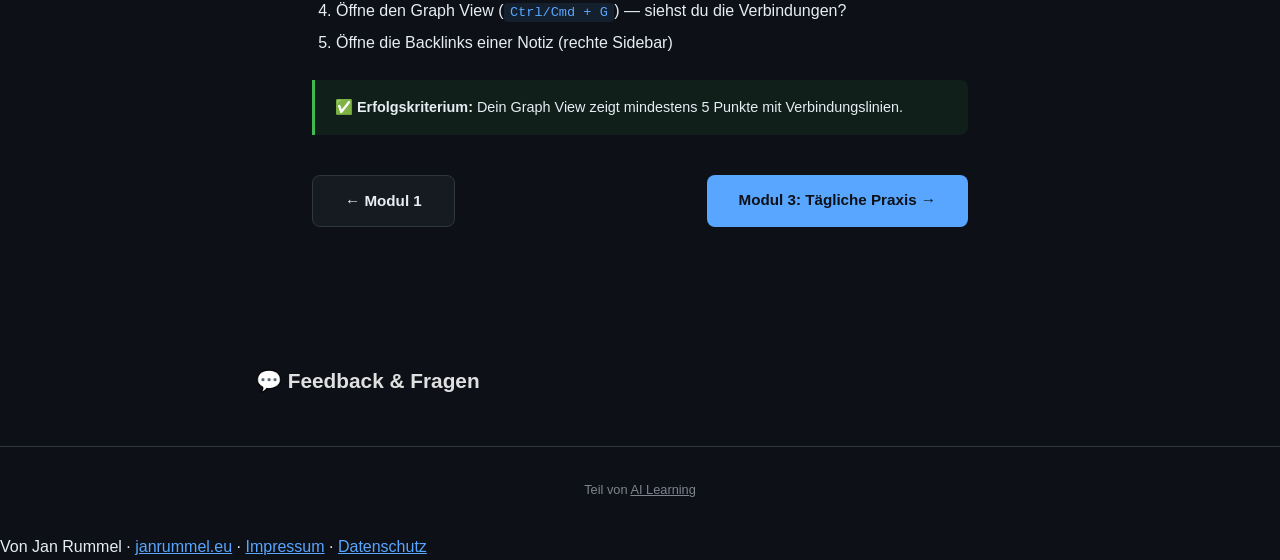
<file: modul2.html>
<!DOCTYPE html>
<html lang="de">
<head>
<meta charset="UTF-8">
<meta name="viewport" content="width=device-width, initial-scale=1.0">
<title>Modul 2: Verlinken statt Ordnen</title>
<meta name="description" content="Wikilinks, Graph View und Backlinks — warum Verlinken besser ist als Sortieren.">
<link rel="icon" href="data:image/svg+xml,<svg xmlns='http://www.w3.org/2000/svg' viewBox='0 0 100 100'><text y='0.9em' font-size='90'>💎</text></svg>">
<link rel="stylesheet" href="https://janrummel.github.io/ai-learning/shared-style.css">
<link rel="stylesheet" href="style.css">
<script src="https://janrummel.github.io/ai-learning/jr.js"></script>
<link rel="stylesheet" href="https://janrummel.github.io/ai-learning/jr.css">
</head>
<body>
<a href="#main" class="skip-link"><span class="de">Zum Inhalt</span><span class="en">Skip to content</span></a>
<div class="progress-bar" style="--progress:33%" role="progressbar" aria-valuenow="33" aria-valuemin="0" aria-valuemax="100" aria-label="Progress"></div>

<div class="lang-switch" role="navigation" aria-label="Language">
  <button id="btn-de" class="active" onclick="setLang('de')">DE</button>
  <button id="btn-en" onclick="setLang('en')">EN</button>
</div>

<main id="main">

<nav class="breadcrumb" aria-label="Breadcrumb">
  <a href="index.html"><span class="de">Start</span><span class="en">Home</span></a> ›
  <a href="curriculum.html"><span class="de">Lernplan</span><span class="en">Curriculum</span></a> ›
  <span>Modul 2</span>
</nav>

<p class="module-counter"><span class="de">Modul 2 von 6 · 🟢 Einfach · ~25 Min</span><span class="en">Module 2 of 6 · 🟢 Easy · ~25 min</span></p>
<h1><span class="de">Verlinken statt Ordnen</span><span class="en">Link, Don't File</span></h1>

<div class="learning-goals">
  <h3><span class="de">🎯 Nach diesem Modul kannst du:</span><span class="en">🎯 After this module you can:</span></h3>
  <ul>
    <li><span class="de">Wikilinks zwischen Notizen erstellen</span><span class="en">Create wikilinks between notes</span></li>
    <li><span class="de">Den Graph View nutzen um Zusammenhänge zu sehen</span><span class="en">Use Graph View to see connections</span></li>
    <li><span class="de">Den Unterschied zwischen Links und Backlinks erklären</span><span class="en">Explain the difference between links and backlinks</span></li>
  </ul>
</div>

<h2><span class="de">Das Ordner-Problem</span><span class="en">The Folder Problem</span></h2>

<p><span class="de">Eine Notiz über ein Meeting mit dem Kunden. Kommt die in <code>Meetings/</code>, <code>Kunden/</code> oder <code>Projekte/</code>? Egal wo du sie hinlegst — du wirst sie dort nicht suchen wo du sie brauchst.</span>
<span class="en">A note about a meeting with a client. Does it go in <code>Meetings/</code>, <code>Clients/</code>, or <code>Projects/</code>? No matter where you put it — you won't look where you need it.</span></p>

<!-- Core Diagram: Folders vs Links -->
<div class="comparison">
  <div class="compare-card bad">
    <h4><span class="de">📁 Ordner-Denken</span><span class="en">📁 Folder Thinking</span></h4>
    <div class="diagram" style="border:none;padding:0.5rem;margin:0;font-size:0.78rem;">
📁 Meetings/
   └─ Meeting_Kunde_A.md
📁 Kunden/
   └─ ❓ <span class="de">(gehört auch hier hin?)</span><span class="en">(belongs here too?)</span>
📁 Projekte/
   └─ ❓ <span class="de">(und hier?)</span><span class="en">(and here?)</span></div>
    <p style="font-size:0.8rem;color:var(--muted);margin-top:0.5rem;"><span class="de">Eine Notiz kann nur an <strong>einem</strong> Ort sein.</span><span class="en">A note can only be in <strong>one</strong> place.</span></p>
  </div>
  <div class="compare-card good">
    <h4><span class="de">🔗 Link-Denken</span><span class="en">🔗 Link Thinking</span></h4>
    <div class="diagram" style="border:none;padding:0.5rem;margin:0;font-size:0.78rem;">
📄 Meeting_Kunde_A.md
   → [[Kunde A]]
   → [[Projekt Alpha]]
   → [[Entscheidung: Feature X]]
   → [[2026-03-23]]</div>
    <p style="font-size:0.8rem;color:var(--muted);margin-top:0.5rem;"><span class="de">Eine Notiz ist mit <strong>allem</strong> verbunden was relevant ist.</span><span class="en">A note connects to <strong>everything</strong> that's relevant.</span></p>
  </div>
</div>

<div class="source">
  <span class="de">📚 Eine Meta-Analyse von 67 Studien zeigt: Concept Mapping — das Verknüpfen von Wissenseinheiten — verbessert Wissensaufbau und Recall signifikant gegenüber linearem Notieren. (<a href="https://journals.sagepub.com/doi/10.3102/00346543076003413" target="_blank">Nesbit & Adesope, 2006, Review of Educational Research</a>)</span>
  <span class="en">📚 A meta-analysis of 67 studies shows: Concept mapping — connecting knowledge units — significantly improves knowledge construction and recall compared to linear note-taking. (<a href="https://journals.sagepub.com/doi/10.3102/00346543076003413" target="_blank">Nesbit & Adesope, 2006, Review of Educational Research</a>)</span>
</div>

<h2><span class="de">Wikilinks: So geht's</span><span class="en">Wikilinks: How It Works</span></h2>

<p><span class="de">In Obsidian verlinkst du Notizen mit doppelten eckigen Klammern:</span>
<span class="en">In Obsidian, you link notes with double square brackets:</span></p>

<pre><code>Heute Meeting mit [[Kunde A]] über [[Projekt Alpha]].
Entscheidung: Wir nutzen [[Obsidian]] statt Confluence.</code></pre>

<p><span class="de">Jeder <code>[[Link]]</code> erzeugt automatisch eine Verbindung. Klickst du drauf, springst du zur Notiz. <strong>Existiert sie noch nicht? Obsidian erstellt sie für dich.</strong></span>
<span class="en">Every <code>[[Link]]</code> creates a connection automatically. Click it to jump to the note. <strong>Doesn't exist yet? Obsidian creates it for you.</strong></span></p>

<div class="callout">
  <span class="de">💡 <strong>Tipp:</strong> Tippe <code>[[</code> und Obsidian zeigt dir automatisch alle existierenden Notizen — mit Autovervollständigung. Du musst den Namen nicht auswendig kennen.</span>
  <span class="en">💡 <strong>Tip:</strong> Type <code>[[</code> and Obsidian auto-suggests all existing notes — with autocomplete. You don't need to memorize names.</span>
</div>

<h2><span class="de">Backlinks: Die andere Richtung</span><span class="en">Backlinks: The Other Direction</span></h2>

<!-- Backlink Diagram -->
<div class="diagram">
<span class="diagram-label"><span class="de">Wie Links und Backlinks zusammenhängen:</span><span class="en">How links and backlinks relate:</span></span>
  📄 Meeting-Notiz                    📄 Kunde A
  ─────────────────                   ──────────
  "Meeting mit [[Kunde A]]"   ──→    Sieht automatisch:
                                      ← Backlink von "Meeting-Notiz"
                                      ← Backlink von "Projekt Alpha"
                                      ← Backlink von "Rechnung Q1"

  <span class="de">Du verlinkst einmal → Obsidian zeigt alle Gegenrichtungen</span><span class="en">You link once → Obsidian shows all reverse connections</span></div>

<p><span class="de">Öffne die rechte Sidebar → <strong>Backlinks</strong>. Du siehst jede Notiz die auf die aktuelle verweist — ohne irgendetwas einrichten zu müssen.</span>
<span class="en">Open the right sidebar → <strong>Backlinks</strong>. You see every note that refers to the current one — without setting up anything.</span></p>

<h2><span class="de">Graph View: Dein Wissensnetz sehen</span><span class="en">Graph View: See Your Knowledge Network</span></h2>

<p><span class="de">Drücke <code>Ctrl/Cmd + G</code> oder klicke auf das Graph-Icon. Du siehst alle deine Notizen als Punkte und alle Verbindungen als Linien.</span>
<span class="en">Press <code>Ctrl/Cmd + G</code> or click the graph icon. You see all your notes as dots and all connections as lines.</span></p>

<!-- Graph View Diagram -->
<div class="diagram">
<span class="diagram-label"><span class="de">So sieht der Graph View aus (vereinfacht):</span><span class="en">What Graph View looks like (simplified):</span></span>
              ┌──────────┐
         ┌────┤ Projekt α ├────┐
         │    └──────────┘    │
    ┌────┴──┐            ┌───┴────┐
    │Kunde A│            │Meeting │
    └────┬──┘            │23. Mär │
         │               └───┬────┘
    ┌────┴──────┐    ┌───────┴───────┐
    │Rechnung Q1│    │Entscheidung:  │
    └───────────┘    │Feature X      │
                     └───────────────┘

  <span class="de">Jeder Punkt = eine Notiz. Jede Linie = ein [[Link]].</span><span class="en">Each dot = a note. Each line = a [[link]].</span></div>

<p><span class="de">Am Anfang sieht der Graph leer aus. <strong>Das ist normal.</strong> Nach 50 Notizen wird er spannend — nach 500 ist er magisch.</span>
<span class="en">At first the graph looks empty. <strong>That's normal.</strong> After 50 notes it gets interesting — after 500 it's magical.</span></p>

<div class="source">
  <span class="de">📚 Erfolgreiche Lernende zeigen eine höhere Vernetzung und kürzere Pfaddistanzen zwischen Konzepten in ihrem semantischen Gedächtnis. (<a href="https://www.mdpi.com/2079-3200/12/6/56" target="_blank">MDPI, 2024, Journal of Intelligence</a>)</span>
  <span class="en">📚 Successful learners show higher connectivity and shorter path distances between concepts in their semantic memory. (<a href="https://www.mdpi.com/2079-3200/12/6/56" target="_blank">MDPI, 2024, Journal of Intelligence</a>)</span>
</div>

<h2><span class="de">Wann doch Ordner?</span><span class="en">When to Use Folders?</span></h2>

<p><span class="de">Ordner sind nicht verboten. Aber sie sind nicht das Hauptorganisationsprinzip. Sinnvolle Ordner:</span>
<span class="en">Folders aren't forbidden. But they're not the main organizing principle. Useful folders:</span></p>

<ul>
  <li><code>Inbox/</code> — <span class="de">Alles Neue landet hier (sortierst du später)</span><span class="en">Everything new goes here (sort later)</span></li>
  <li><code>Templates/</code> — <span class="de">Vorlagen (Modul 3)</span><span class="en">Templates (Module 3)</span></li>
  <li><code>Attachments/</code> — <span class="de">Bilder, PDFs</span><span class="en">Images, PDFs</span></li>
</ul>

<p><span class="de"><strong>Faustregel:</strong> Ordner für den <em>Typ</em> (Template, Anhang). Links für das <em>Thema</em> (Projekt, Person, Idee).</span>
<span class="en"><strong>Rule of thumb:</strong> Folders for <em>type</em> (template, attachment). Links for <em>topic</em> (project, person, idea).</span></p>

<h2 id="quellen"><span class="de">📚 Quellen</span><span class="en">📚 Sources</span></h2>
<ul style="font-size:0.85rem;color:var(--muted);">
  <li>Nesbit, J. C. & Adesope, O. O. (2006). Learning With Concept and Knowledge Maps: A Meta-Analysis. <em>Review of Educational Research</em>, 76(3). <a href="https://journals.sagepub.com/doi/10.3102/00346543076003413" target="_blank">Link</a></li>
  <li>MDPI (2024). Mapping the Memory Structure of High-Knowledge Students. <em>Journal of Intelligence</em>, 12(6). <a href="https://www.mdpi.com/2079-3200/12/6/56" target="_blank">Link</a></li>
  <li>PMC NIH (2019). Elaborative Encoding and Source Memory. <a href="https://pmc.ncbi.nlm.nih.gov/articles/PMC6403239/" target="_blank">Link</a></li>
  <li>Obsidian Help: <a href="https://help.obsidian.md/Linking+notes+and+files/Internal+links" target="_blank">Internal Links</a></li>
</ul>

<h2><span class="de">🏋️ Challenge</span><span class="en">🏋️ Challenge</span></h2>

<ol>
  <li><span class="de">Öffne deine 3 Notizen aus Modul 1</span><span class="en">Open your 3 notes from Module 1</span></li>
  <li><span class="de">Füge mindestens <strong>3 [[Wikilinks]]</strong> ein die Notizen untereinander verbinden</span><span class="en">Add at least <strong>3 [[Wikilinks]]</strong> connecting your notes</span></li>
  <li><span class="de">Erstelle 2 neue Notizen die durch Klick auf einen Link entstehen</span><span class="en">Create 2 new notes by clicking on a link</span></li>
  <li><span class="de">Öffne den Graph View (<code>Ctrl/Cmd + G</code>) — siehst du die Verbindungen?</span><span class="en">Open Graph View (<code>Ctrl/Cmd + G</code>) — can you see the connections?</span></li>
  <li><span class="de">Öffne die Backlinks einer Notiz (rechte Sidebar)</span><span class="en">Check backlinks of a note (right sidebar)</span></li>
</ol>

<div class="callout callout-green">
  <span class="de">✅ <strong>Erfolgskriterium:</strong> Dein Graph View zeigt mindestens 5 Punkte mit Verbindungslinien.</span>
  <span class="en">✅ <strong>Success criterion:</strong> Your Graph View shows at least 5 dots with connecting lines.</span>
</div>

<div class="nav-buttons">
  <a href="modul1.html" class="btn-secondary"><span class="de">← Modul 1</span><span class="en">← Module 1</span></a>
  <a href="modul3.html" class="btn-primary"><span class="de">Modul 3: Tägliche Praxis →</span><span class="en">Module 3: Daily Practice →</span></a>
</div>

</main>


<section class="feedback-section" style="max-width: 800px; margin: 3rem auto; padding: 0 1rem;">
  <h2 style="color: #e0e0e0; font-size: 1.3rem; margin-bottom: 1rem;">💬 Feedback & Fragen</h2>
  <script src="https://giscus.app/client.js"
    data-repo="janrummel/obsidian-fuer-einsteiger"
    data-repo-id="R_kgDORu3Mhg"
    data-category="General"
    data-category-id="DIC_kwDORu3Mhs4C5U3b"
    data-mapping="pathname"
    data-strict="0"
    data-reactions-enabled="1"
    data-emit-metadata="0"
    data-input-position="top"
    data-theme="dark_dimmed"
    data-lang="de"
    crossorigin="anonymous"
    async>
  </script>
</section>
<footer role="contentinfo">
  <span class="de">Teil von <a href="https://janrummel.github.io/ai-learning/">AI Learning</a></span>
  <span class="en">Part of <a href="https://janrummel.github.io/ai-learning/">AI Learning</a></span>
</footer>
<div class="jr-fuss" role="contentinfo" aria-label="Anbieter">Von Jan Rummel · <a href="https://janrummel.eu/?ref=obsidian-fuer-einsteiger">janrummel.eu</a> · <a href="https://janrummel.eu/impressum.html">Impressum</a> · <a href="https://janrummel.eu/datenschutz.html">Datenschutz</a></div>


<script src="glossary.js"></script>
<script>
function setLang(lang) {
  document.documentElement.lang = lang;
  document.getElementById('btn-en').classList.toggle('active', lang === 'en');
  document.getElementById('btn-de').classList.toggle('active', lang === 'de');
  document.querySelectorAll('.en').forEach(el => el.style.display = lang === 'en' ? '' : 'none');
  document.querySelectorAll('.de').forEach(el => el.style.display = lang === 'de' ? '' : 'none');
  try { localStorage.setItem('lang', lang); } catch(e) {}
  initGlossary();
}
(function() {
  var lang = 'de'; try { lang = localStorage.getItem('lang') || 'de'; } catch(e) {}
  setLang(lang);
})();
</script>
<script data-goatcounter="https://janrummel.goatcounter.com/count" async src="//gc.zgo.at/count.js"></script>
</body>
</html>
</file>
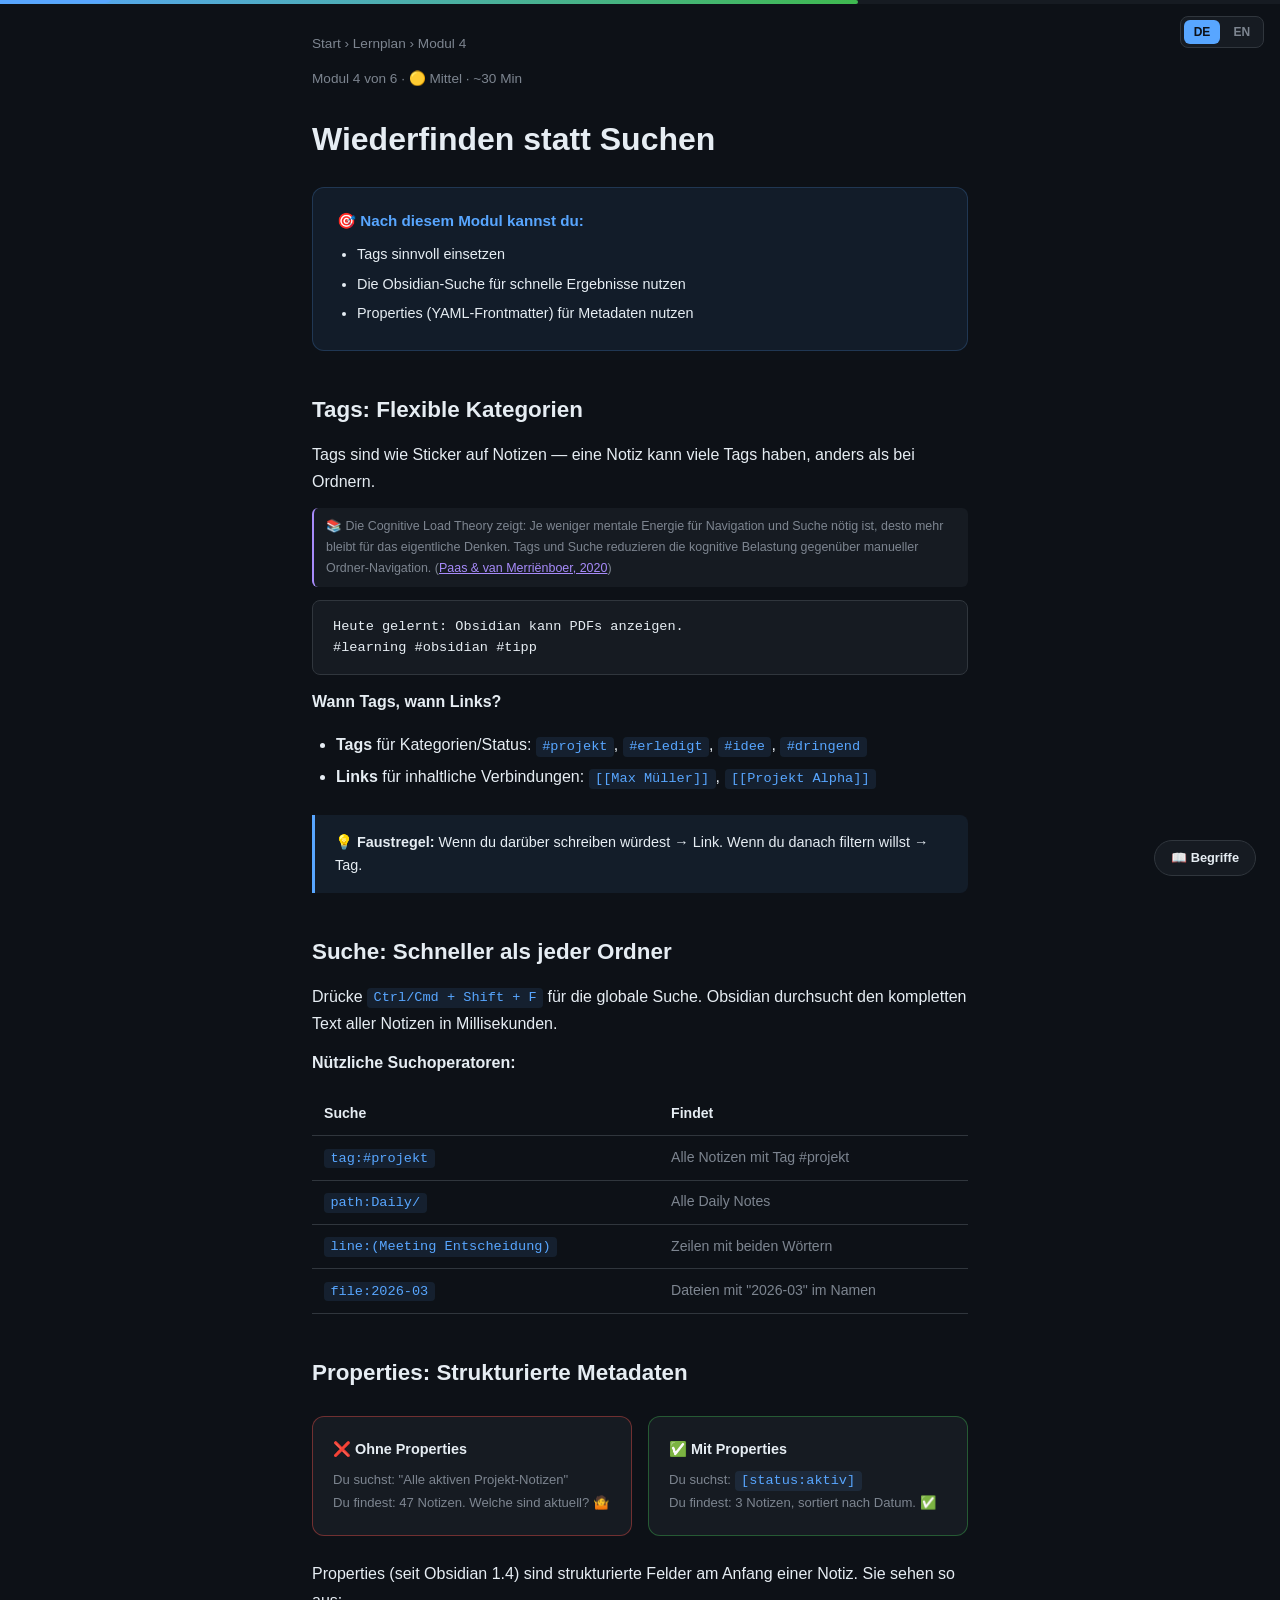
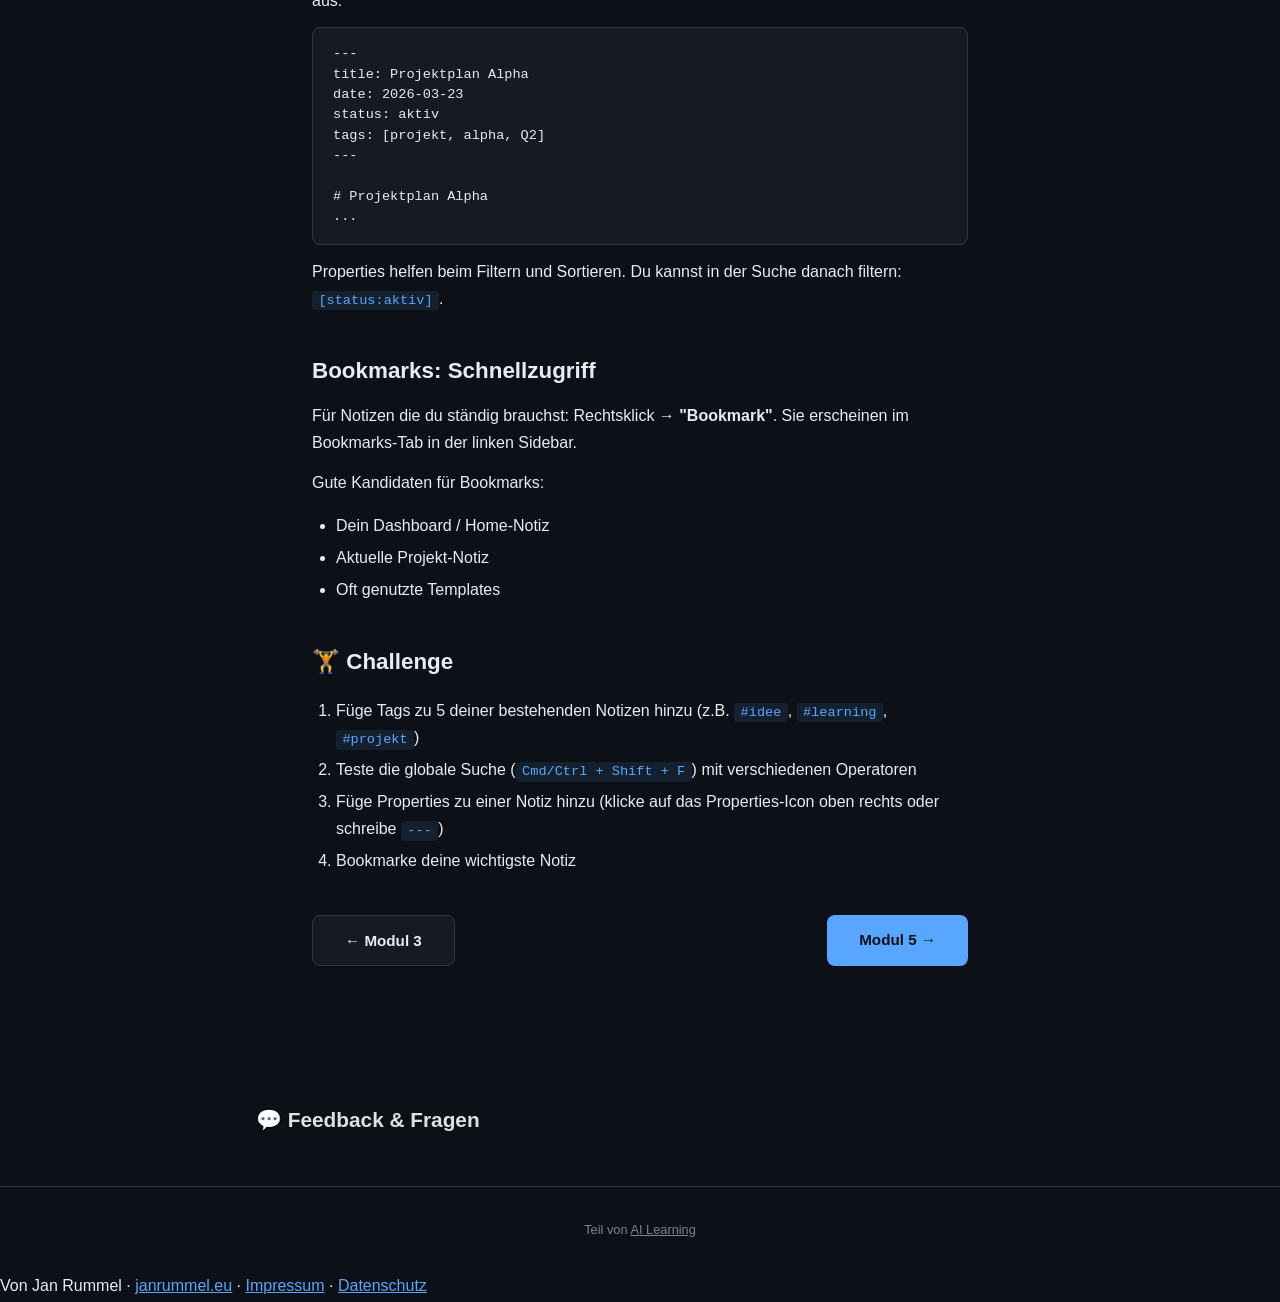
<file: modul4.html>
<!DOCTYPE html>
<html lang="de">
<head>
<meta charset="UTF-8">
<meta name="viewport" content="width=device-width, initial-scale=1.0">
<title>Modul 4: Wiederfinden statt Suchen</title>
<meta name="description" content="Tags, Suche, Properties und Bookmarks — dein Vault als Nachschlagewerk nutzen.">
<link rel="icon" href="data:image/svg+xml,<svg xmlns='http://www.w3.org/2000/svg' viewBox='0 0 100 100'><text y='0.9em' font-size='90'>💎</text></svg>">
<link rel="stylesheet" href="https://janrummel.github.io/ai-learning/shared-style.css">
<link rel="stylesheet" href="style.css">
<script src="https://janrummel.github.io/ai-learning/jr.js"></script>
<link rel="stylesheet" href="https://janrummel.github.io/ai-learning/jr.css">
</head>
<body>
<a href="#main" class="skip-link"><span class="de">Zum Inhalt</span><span class="en">Skip to content</span></a>
<div class="progress-bar" style="--progress:67%" role="progressbar" aria-valuenow="67" aria-valuemin="0" aria-valuemax="100" aria-label="Progress"></div>

<div class="lang-switch" role="navigation" aria-label="Language">
  <button id="btn-de" class="active" onclick="setLang('de')">DE</button>
  <button id="btn-en" onclick="setLang('en')">EN</button>
</div>

<main id="main">

<nav class="breadcrumb" aria-label="Breadcrumb">
  <a href="index.html"><span class="de">Start</span><span class="en">Home</span></a> ›
  <a href="curriculum.html"><span class="de">Lernplan</span><span class="en">Curriculum</span></a> ›
  <span>Modul 4</span>
</nav>

<p class="module-counter"><span class="de">Modul 4 von 6 · 🟡 Mittel · ~30 Min</span><span class="en">Module 4 of 6 · 🟡 Medium · ~30 min</span></p>
<h1><span class="de">Wiederfinden statt Suchen</span><span class="en">Retrieve, Don't Search</span></h1>

<div class="learning-goals">
  <h3><span class="de">🎯 Nach diesem Modul kannst du:</span><span class="en">🎯 After this module you can:</span></h3>
  <ul>
    <li><span class="de">Tags sinnvoll einsetzen</span><span class="en">Use tags effectively</span></li>
    <li><span class="de">Die Obsidian-Suche für schnelle Ergebnisse nutzen</span><span class="en">Use Obsidian search for quick results</span></li>
    <li><span class="de">Properties (YAML-Frontmatter) für Metadaten nutzen</span><span class="en">Use Properties (YAML frontmatter) for metadata</span></li>
  </ul>
</div>

<h2><span class="de">Tags: Flexible Kategorien</span><span class="en">Tags: Flexible Categories</span></h2>

<p><span class="de">Tags sind wie Sticker auf Notizen — eine Notiz kann viele Tags haben, anders als bei Ordnern.</span>
<span class="en">Tags are like stickers on notes — a note can have many tags, unlike folders.</span></p>

<div class="source">
  <span class="de">📚 Die Cognitive Load Theory zeigt: Je weniger mentale Energie für Navigation und Suche nötig ist, desto mehr bleibt für das eigentliche Denken. Tags und Suche reduzieren die kognitive Belastung gegenüber manueller Ordner-Navigation. (<a href="https://journals.sagepub.com/doi/10.1177/0963721420922183" target="_blank">Paas & van Merriënboer, 2020</a>)</span>
  <span class="en">📚 Cognitive Load Theory shows: The less mental energy spent on navigation and search, the more remains for actual thinking. Tags and search reduce cognitive load compared to manual folder navigation. (<a href="https://journals.sagepub.com/doi/10.1177/0963721420922183" target="_blank">Paas & van Merriënboer, 2020</a>)</span>
</div>

<pre><code>Heute gelernt: Obsidian kann PDFs anzeigen.
#learning #obsidian #tipp</code></pre>

<p><span class="de"><strong>Wann Tags, wann Links?</strong></span>
<span class="en"><strong>When tags, when links?</strong></span></p>

<ul>
  <li><span class="de"><strong>Tags</strong> für Kategorien/Status: <code>#projekt</code>, <code>#erledigt</code>, <code>#idee</code>, <code>#dringend</code></span>
  <span class="en"><strong>Tags</strong> for categories/status: <code>#project</code>, <code>#done</code>, <code>#idea</code>, <code>#urgent</code></span></li>
  <li><span class="de"><strong>Links</strong> für inhaltliche Verbindungen: <code>[[Max Müller]]</code>, <code>[[Projekt Alpha]]</code></span>
  <span class="en"><strong>Links</strong> for content connections: <code>[[Max Müller]]</code>, <code>[[Project Alpha]]</code></span></li>
</ul>

<div class="callout">
  <span class="de">💡 <strong>Faustregel:</strong> Wenn du darüber schreiben würdest → Link. Wenn du danach filtern willst → Tag.</span>
  <span class="en">💡 <strong>Rule of thumb:</strong> If you'd write about it → Link. If you'd filter by it → Tag.</span>
</div>

<h2><span class="de">Suche: Schneller als jeder Ordner</span><span class="en">Search: Faster Than Any Folder</span></h2>

<p><span class="de">Drücke <code>Ctrl/Cmd + Shift + F</code> für die globale Suche. Obsidian durchsucht den kompletten Text aller Notizen in Millisekunden.</span>
<span class="en">Press <code>Ctrl/Cmd + Shift + F</code> for global search. Obsidian searches the full text of all notes in milliseconds.</span></p>

<p><span class="de"><strong>Nützliche Suchoperatoren:</strong></span>
<span class="en"><strong>Useful search operators:</strong></span></p>

<table>
  <tr><th><span class="de">Suche</span><span class="en">Search</span></th><th><span class="de">Findet</span><span class="en">Finds</span></th></tr>
  <tr><td><code>tag:#projekt</code></td><td><span class="de">Alle Notizen mit Tag #projekt</span><span class="en">All notes with tag #project</span></td></tr>
  <tr><td><code>path:Daily/</code></td><td><span class="de">Alle Daily Notes</span><span class="en">All Daily Notes</span></td></tr>
  <tr><td><code>line:(Meeting Entscheidung)</code></td><td><span class="de">Zeilen mit beiden Wörtern</span><span class="en">Lines containing both words</span></td></tr>
  <tr><td><code>file:2026-03</code></td><td><span class="de">Dateien mit "2026-03" im Namen</span><span class="en">Files with "2026-03" in name</span></td></tr>
</table>

<h2><span class="de">Properties: Strukturierte Metadaten</span><span class="en">Properties: Structured Metadata</span></h2>

<!-- Before/After comparison for Properties -->
<div class="comparison">
  <div class="compare-card bad">
    <h4><span class="de">❌ Ohne Properties</span><span class="en">❌ Without Properties</span></h4>
    <p style="font-size:0.82rem;"><span class="de">Du suchst: "Alle aktiven Projekt-Notizen"<br>Du findest: 47 Notizen. Welche sind aktuell? 🤷</span>
    <span class="en">You search: "All active project notes"<br>You find: 47 notes. Which are current? 🤷</span></p>
  </div>
  <div class="compare-card good">
    <h4><span class="de">✅ Mit Properties</span><span class="en">✅ With Properties</span></h4>
    <p style="font-size:0.82rem;"><span class="de">Du suchst: <code>[status:aktiv]</code><br>Du findest: 3 Notizen, sortiert nach Datum. ✅</span>
    <span class="en">You search: <code>[status:active]</code><br>You find: 3 notes, sorted by date. ✅</span></p>
  </div>
</div>

<p><span class="de">Properties (seit Obsidian 1.4) sind strukturierte Felder am Anfang einer Notiz. Sie sehen so aus:</span>
<span class="en">Properties (since Obsidian 1.4) are structured fields at the top of a note. They look like this:</span></p>

<pre><code>---
title: Projektplan Alpha
date: 2026-03-23
status: aktiv
tags: [projekt, alpha, Q2]
---

# Projektplan Alpha
...</code></pre>

<p><span class="de">Properties helfen beim Filtern und Sortieren. Du kannst in der Suche danach filtern: <code>[status:aktiv]</code>.</span>
<span class="en">Properties help with filtering and sorting. You can filter by them in search: <code>[status:active]</code>.</span></p>

<h2><span class="de">Bookmarks: Schnellzugriff</span><span class="en">Bookmarks: Quick Access</span></h2>

<p><span class="de">Für Notizen die du ständig brauchst: Rechtsklick → <strong>"Bookmark"</strong>. Sie erscheinen im Bookmarks-Tab in der linken Sidebar.</span>
<span class="en">For notes you need constantly: Right-click → <strong>"Bookmark"</strong>. They appear in the Bookmarks tab in the left sidebar.</span></p>

<p><span class="de">Gute Kandidaten für Bookmarks:</span>
<span class="en">Good candidates for bookmarks:</span></p>

<ul>
  <li><span class="de">Dein Dashboard / Home-Notiz</span><span class="en">Your dashboard / home note</span></li>
  <li><span class="de">Aktuelle Projekt-Notiz</span><span class="en">Current project note</span></li>
  <li><span class="de">Oft genutzte Templates</span><span class="en">Frequently used templates</span></li>
</ul>

<h2><span class="de">🏋️ Challenge</span><span class="en">🏋️ Challenge</span></h2>

<ol>
  <li><span class="de">Füge Tags zu 5 deiner bestehenden Notizen hinzu (z.B. <code>#idee</code>, <code>#learning</code>, <code>#projekt</code>)</span>
  <span class="en">Add tags to 5 of your existing notes (e.g., <code>#idea</code>, <code>#learning</code>, <code>#project</code>)</span></li>
  <li><span class="de">Teste die globale Suche (<code>Cmd/Ctrl + Shift + F</code>) mit verschiedenen Operatoren</span>
  <span class="en">Test global search (<code>Cmd/Ctrl + Shift + F</code>) with different operators</span></li>
  <li><span class="de">Füge Properties zu einer Notiz hinzu (klicke auf das Properties-Icon oben rechts oder schreibe <code>---</code>)</span>
  <span class="en">Add Properties to a note (click the properties icon top right or write <code>---</code>)</span></li>
  <li><span class="de">Bookmarke deine wichtigste Notiz</span>
  <span class="en">Bookmark your most important note</span></li>
</ol>

<div class="nav-buttons">
  <a href="modul3.html" class="btn-secondary"><span class="de">← Modul 3</span><span class="en">← Module 3</span></a>
  <a href="modul5.html" class="btn-primary"><span class="de">Modul 5 →</span><span class="en">Module 5 →</span></a>
</div>

</main>

<script src="glossary.js"></script>

<section class="feedback-section" style="max-width: 800px; margin: 3rem auto; padding: 0 1rem;">
  <h2 style="color: #e0e0e0; font-size: 1.3rem; margin-bottom: 1rem;">💬 Feedback & Fragen</h2>
  <script src="https://giscus.app/client.js"
    data-repo="janrummel/obsidian-fuer-einsteiger"
    data-repo-id="R_kgDORu3Mhg"
    data-category="General"
    data-category-id="DIC_kwDORu3Mhs4C5U3b"
    data-mapping="pathname"
    data-strict="0"
    data-reactions-enabled="1"
    data-emit-metadata="0"
    data-input-position="top"
    data-theme="dark_dimmed"
    data-lang="de"
    crossorigin="anonymous"
    async>
  </script>
</section>
<footer role="contentinfo">
  <span class="de">Teil von <a href="https://janrummel.github.io/ai-learning/">AI Learning</a></span>
  <span class="en">Part of <a href="https://janrummel.github.io/ai-learning/">AI Learning</a></span>
</footer>
<div class="jr-fuss" role="contentinfo" aria-label="Anbieter">Von Jan Rummel · <a href="https://janrummel.eu/?ref=obsidian-fuer-einsteiger">janrummel.eu</a> · <a href="https://janrummel.eu/impressum.html">Impressum</a> · <a href="https://janrummel.eu/datenschutz.html">Datenschutz</a></div>


<script>
function setLang(lang) {
  document.documentElement.lang = lang;
  document.getElementById('btn-en').classList.toggle('active', lang === 'en');
  document.getElementById('btn-de').classList.toggle('active', lang === 'de');
  document.querySelectorAll('.en').forEach(el => el.style.display = lang === 'en' ? '' : 'none');
  document.querySelectorAll('.de').forEach(el => el.style.display = lang === 'de' ? '' : 'none');
  try { localStorage.setItem('lang', lang); } catch(e) {}
}
(function() {
  var lang = 'de'; try { lang = localStorage.getItem('lang') || 'de'; } catch(e) {}
  setLang(lang);
})();
</script>
<script data-goatcounter="https://janrummel.goatcounter.com/count" async src="//gc.zgo.at/count.js"></script>
</body>
</html>
</file>
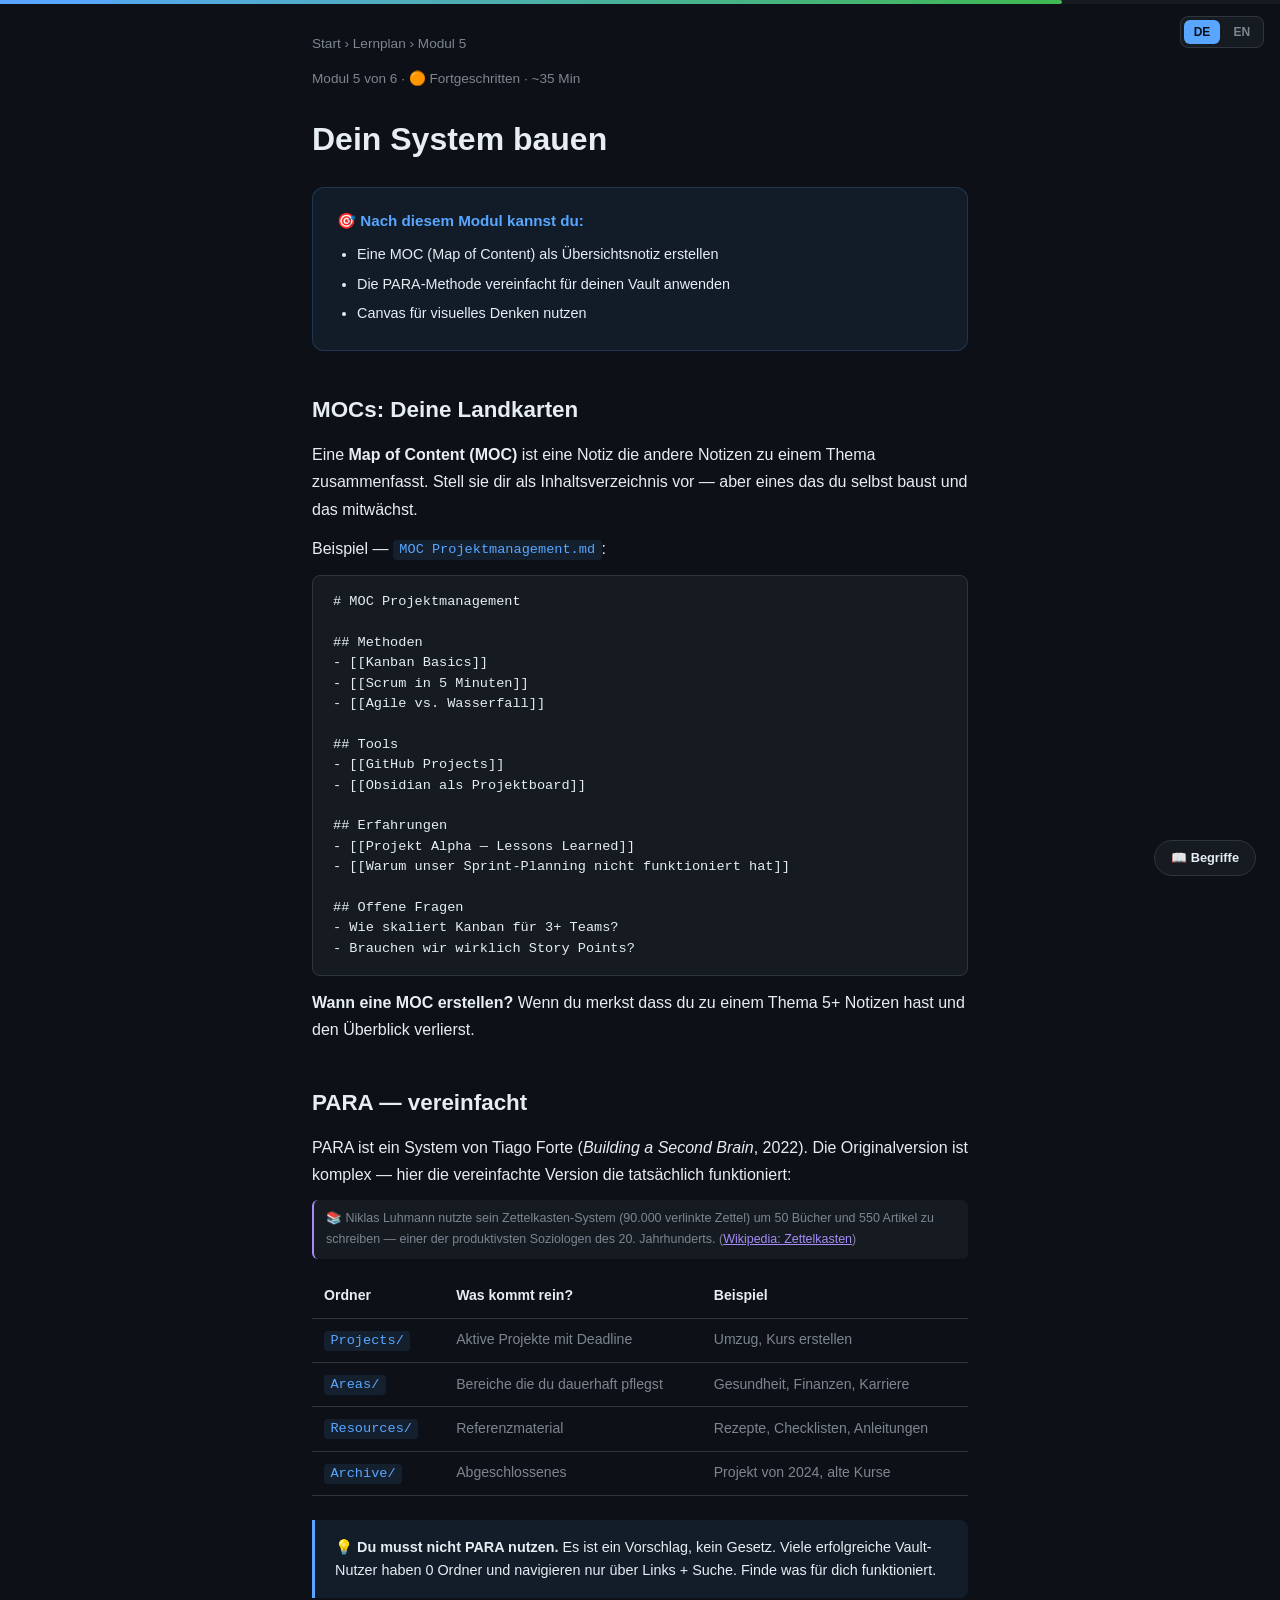
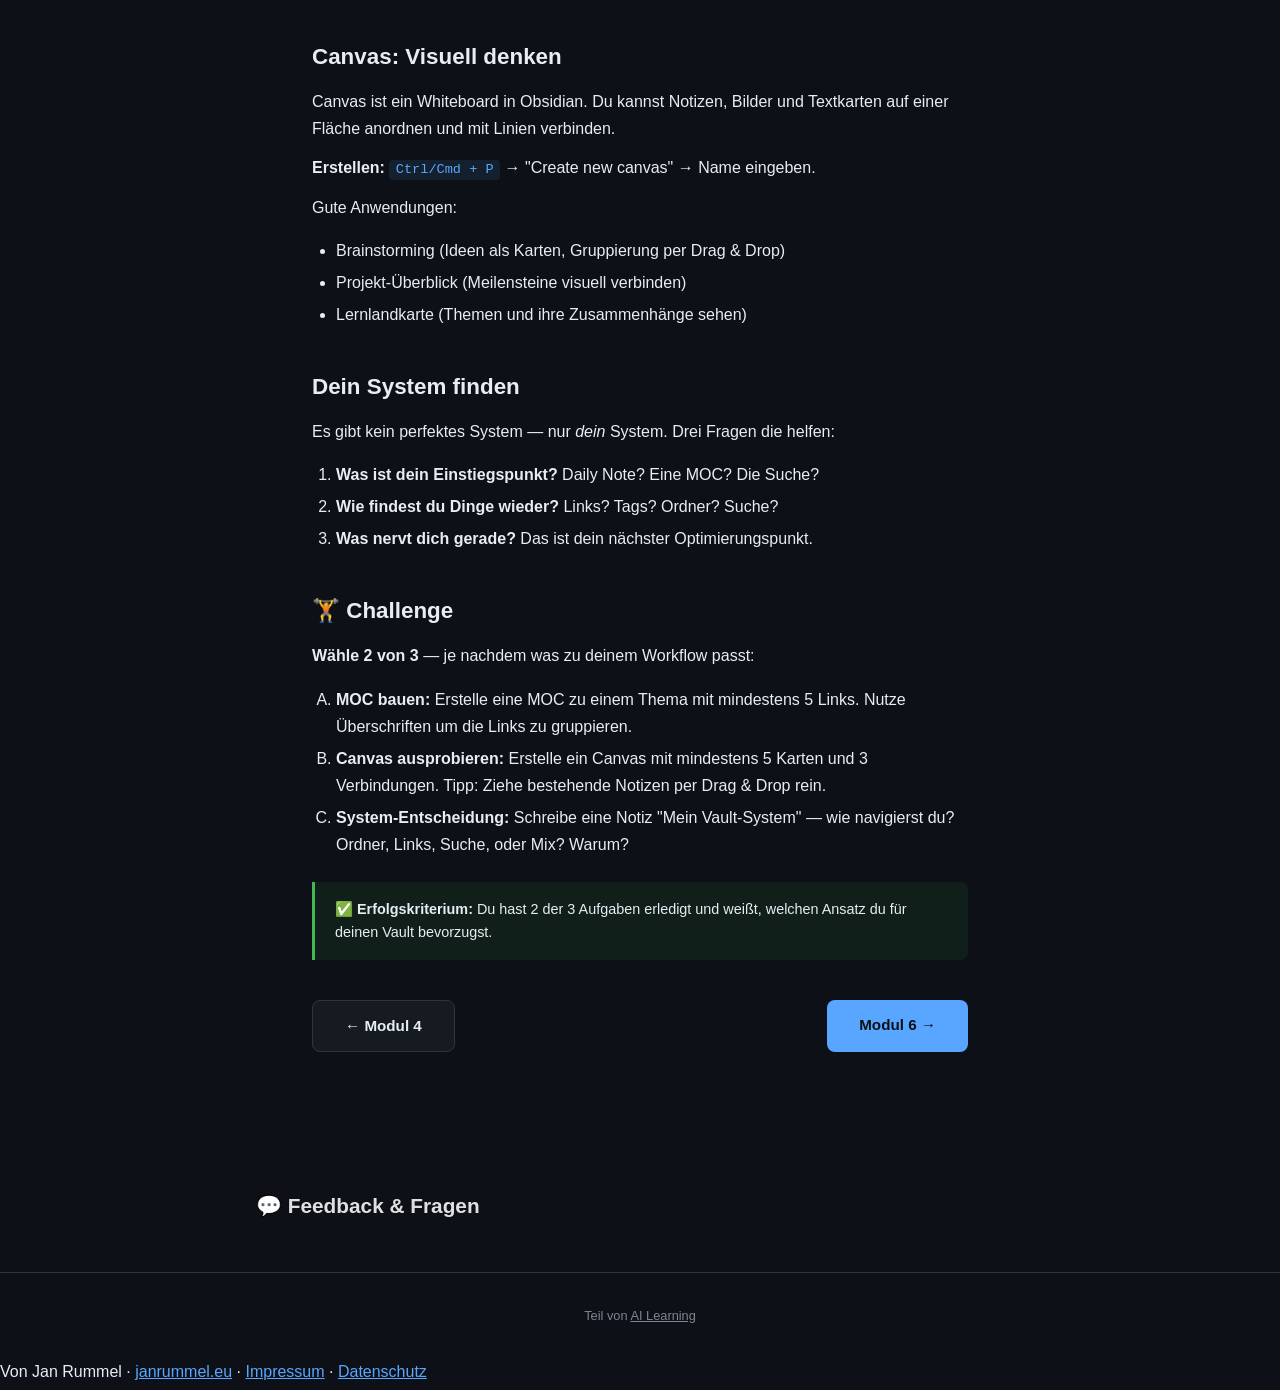
<file: modul5.html>
<!DOCTYPE html>
<html lang="de">
<head>
<meta charset="UTF-8">
<meta name="viewport" content="width=device-width, initial-scale=1.0">
<title>Modul 5: Dein System bauen</title>
<meta name="description" content="MOCs, PARA-Methode und Canvas — dein persönliches Wissenssystem bauen.">
<link rel="icon" href="data:image/svg+xml,<svg xmlns='http://www.w3.org/2000/svg' viewBox='0 0 100 100'><text y='0.9em' font-size='90'>💎</text></svg>">
<link rel="stylesheet" href="https://janrummel.github.io/ai-learning/shared-style.css">
<link rel="stylesheet" href="style.css">
<script src="https://janrummel.github.io/ai-learning/jr.js"></script>
<link rel="stylesheet" href="https://janrummel.github.io/ai-learning/jr.css">
</head>
<body>
<a href="#main" class="skip-link"><span class="de">Zum Inhalt</span><span class="en">Skip to content</span></a>
<div class="progress-bar" style="--progress:83%" role="progressbar" aria-valuenow="83" aria-valuemin="0" aria-valuemax="100" aria-label="Progress"></div>

<div class="lang-switch" role="navigation" aria-label="Language">
  <button id="btn-de" class="active" onclick="setLang('de')">DE</button>
  <button id="btn-en" onclick="setLang('en')">EN</button>
</div>

<main id="main">

<nav class="breadcrumb" aria-label="Breadcrumb">
  <a href="index.html"><span class="de">Start</span><span class="en">Home</span></a> ›
  <a href="curriculum.html"><span class="de">Lernplan</span><span class="en">Curriculum</span></a> ›
  <span>Modul 5</span>
</nav>

<p class="module-counter"><span class="de">Modul 5 von 6 · 🟠 Fortgeschritten · ~35 Min</span><span class="en">Module 5 of 6 · 🟠 Advanced · ~35 min</span></p>
<h1><span class="de">Dein System bauen</span><span class="en">Build Your System</span></h1>

<div class="learning-goals">
  <h3><span class="de">🎯 Nach diesem Modul kannst du:</span><span class="en">🎯 After this module you can:</span></h3>
  <ul>
    <li><span class="de">Eine MOC (Map of Content) als Übersichtsnotiz erstellen</span><span class="en">Create a MOC (Map of Content) as an overview note</span></li>
    <li><span class="de">Die PARA-Methode vereinfacht für deinen Vault anwenden</span><span class="en">Apply the PARA method simplified for your vault</span></li>
    <li><span class="de">Canvas für visuelles Denken nutzen</span><span class="en">Use Canvas for visual thinking</span></li>
  </ul>
</div>

<h2><span class="de">MOCs: Deine Landkarten</span><span class="en">MOCs: Your Maps</span></h2>

<p><span class="de">Eine <strong>Map of Content (MOC)</strong> ist eine Notiz die andere Notizen zu einem Thema zusammenfasst. Stell sie dir als Inhaltsverzeichnis vor — aber eines das du selbst baust und das mitwächst.</span>
<span class="en">A <strong>Map of Content (MOC)</strong> is a note that collects other notes about a topic. Think of it as a table of contents — but one you build yourself and that grows with you.</span></p>

<p><span class="de">Beispiel — <code>MOC Projektmanagement.md</code>:</span>
<span class="en">Example — <code>MOC Project Management.md</code>:</span></p>

<pre><code># MOC Projektmanagement

## Methoden
- [[Kanban Basics]]
- [[Scrum in 5 Minuten]]
- [[Agile vs. Wasserfall]]

## Tools
- [[GitHub Projects]]
- [[Obsidian als Projektboard]]

## Erfahrungen
- [[Projekt Alpha — Lessons Learned]]
- [[Warum unser Sprint-Planning nicht funktioniert hat]]

## Offene Fragen
- Wie skaliert Kanban für 3+ Teams?
- Brauchen wir wirklich Story Points?</code></pre>

<p><span class="de"><strong>Wann eine MOC erstellen?</strong> Wenn du merkst dass du zu einem Thema 5+ Notizen hast und den Überblick verlierst.</span>
<span class="en"><strong>When to create a MOC?</strong> When you notice you have 5+ notes on a topic and are losing the overview.</span></p>

<h2><span class="de">PARA — vereinfacht</span><span class="en">PARA — simplified</span></h2>

<p><span class="de">PARA ist ein System von Tiago Forte (<em>Building a Second Brain</em>, 2022). Die Originalversion ist komplex — hier die vereinfachte Version die tatsächlich funktioniert:</span>
<span class="en">PARA is a system by Tiago Forte (<em>Building a Second Brain</em>, 2022). The original is complex — here's the simplified version that actually works:</span></p>

<div class="source">
  <span class="de">📚 Niklas Luhmann nutzte sein Zettelkasten-System (90.000 verlinkte Zettel) um 50 Bücher und 550 Artikel zu schreiben — einer der produktivsten Soziologen des 20. Jahrhunderts. (<a href="https://en.wikipedia.org/wiki/Zettelkasten" target="_blank">Wikipedia: Zettelkasten</a>)</span>
  <span class="en">📚 Niklas Luhmann used his Zettelkasten system (90,000 linked cards) to write 50 books and 550 articles — one of the most productive sociologists of the 20th century. (<a href="https://en.wikipedia.org/wiki/Zettelkasten" target="_blank">Wikipedia: Zettelkasten</a>)</span>
</div>

<table>
  <tr><th><span class="de">Ordner</span><span class="en">Folder</span></th><th><span class="de">Was kommt rein?</span><span class="en">What goes in?</span></th><th><span class="de">Beispiel</span><span class="en">Example</span></th></tr>
  <tr><td><code>Projects/</code></td><td><span class="de">Aktive Projekte mit Deadline</span><span class="en">Active projects with deadlines</span></td><td><span class="de">Umzug, Kurs erstellen</span><span class="en">Moving, creating a course</span></td></tr>
  <tr><td><code>Areas/</code></td><td><span class="de">Bereiche die du dauerhaft pflegst</span><span class="en">Areas you maintain long-term</span></td><td><span class="de">Gesundheit, Finanzen, Karriere</span><span class="en">Health, Finances, Career</span></td></tr>
  <tr><td><code>Resources/</code></td><td><span class="de">Referenzmaterial</span><span class="en">Reference material</span></td><td><span class="de">Rezepte, Checklisten, Anleitungen</span><span class="en">Recipes, Checklists, How-tos</span></td></tr>
  <tr><td><code>Archive/</code></td><td><span class="de">Abgeschlossenes</span><span class="en">Completed items</span></td><td><span class="de">Projekt von 2024, alte Kurse</span><span class="en">2024 project, old courses</span></td></tr>
</table>

<div class="callout">
  <span class="de">💡 <strong>Du musst nicht PARA nutzen.</strong> Es ist ein Vorschlag, kein Gesetz. Viele erfolgreiche Vault-Nutzer haben 0 Ordner und navigieren nur über Links + Suche. Finde was für dich funktioniert.</span>
  <span class="en">💡 <strong>You don't have to use PARA.</strong> It's a suggestion, not a law. Many successful vault users have 0 folders and navigate purely via links + search. Find what works for you.</span>
</div>

<h2><span class="de">Canvas: Visuell denken</span><span class="en">Canvas: Think Visually</span></h2>

<p><span class="de">Canvas ist ein Whiteboard in Obsidian. Du kannst Notizen, Bilder und Textkarten auf einer Fläche anordnen und mit Linien verbinden.</span>
<span class="en">Canvas is a whiteboard in Obsidian. You can arrange notes, images, and text cards on a surface and connect them with lines.</span></p>

<p><span class="de"><strong>Erstellen:</strong> <code>Ctrl/Cmd + P</code> → "Create new canvas" → Name eingeben.</span>
<span class="en"><strong>Create:</strong> <code>Ctrl/Cmd + P</code> → "Create new canvas" → enter name.</span></p>

<p><span class="de">Gute Anwendungen:</span>
<span class="en">Good use cases:</span></p>

<ul>
  <li><span class="de">Brainstorming (Ideen als Karten, Gruppierung per Drag & Drop)</span><span class="en">Brainstorming (ideas as cards, group by drag & drop)</span></li>
  <li><span class="de">Projekt-Überblick (Meilensteine visuell verbinden)</span><span class="en">Project overview (visually connect milestones)</span></li>
  <li><span class="de">Lernlandkarte (Themen und ihre Zusammenhänge sehen)</span><span class="en">Learning map (see topics and their connections)</span></li>
</ul>

<h2><span class="de">Dein System finden</span><span class="en">Finding Your System</span></h2>

<p><span class="de">Es gibt kein perfektes System — nur <em>dein</em> System. Drei Fragen die helfen:</span>
<span class="en">There's no perfect system — only <em>your</em> system. Three questions that help:</span></p>

<ol>
  <li><span class="de"><strong>Was ist dein Einstiegspunkt?</strong> Daily Note? Eine MOC? Die Suche?</span>
  <span class="en"><strong>What's your entry point?</strong> Daily Note? A MOC? Search?</span></li>
  <li><span class="de"><strong>Wie findest du Dinge wieder?</strong> Links? Tags? Ordner? Suche?</span>
  <span class="en"><strong>How do you retrieve things?</strong> Links? Tags? Folders? Search?</span></li>
  <li><span class="de"><strong>Was nervt dich gerade?</strong> Das ist dein nächster Optimierungspunkt.</span>
  <span class="en"><strong>What annoys you right now?</strong> That's your next optimization point.</span></li>
</ol>

<h2><span class="de">🏋️ Challenge</span><span class="en">🏋️ Challenge</span></h2>

<p><span class="de"><strong>Wähle 2 von 3</strong> — je nachdem was zu deinem Workflow passt:</span>
<span class="en"><strong>Pick 2 of 3</strong> — depending on what fits your workflow:</span></p>

<ol type="A">
  <li><span class="de"><strong>MOC bauen:</strong> Erstelle eine MOC zu einem Thema mit mindestens 5 Links. Nutze Überschriften um die Links zu gruppieren.</span>
  <span class="en"><strong>Build a MOC:</strong> Create a MOC on a topic with at least 5 links. Use headings to group the links.</span></li>
  <li><span class="de"><strong>Canvas ausprobieren:</strong> Erstelle ein Canvas mit mindestens 5 Karten und 3 Verbindungen. Tipp: Ziehe bestehende Notizen per Drag & Drop rein.</span>
  <span class="en"><strong>Try Canvas:</strong> Create a Canvas with at least 5 cards and 3 connections. Tip: Drag & drop existing notes into it.</span></li>
  <li><span class="de"><strong>System-Entscheidung:</strong> Schreibe eine Notiz "Mein Vault-System" — wie navigierst du? Ordner, Links, Suche, oder Mix? Warum?</span>
  <span class="en"><strong>System decision:</strong> Write a note "My Vault System" — how do you navigate? Folders, links, search, or mix? Why?</span></li>
</ol>

<div class="callout callout-green">
  <span class="de">✅ <strong>Erfolgskriterium:</strong> Du hast 2 der 3 Aufgaben erledigt und weißt, welchen Ansatz du für deinen Vault bevorzugst.</span>
  <span class="en">✅ <strong>Success criterion:</strong> You completed 2 of 3 tasks and know which approach you prefer for your vault.</span>
</div>

<div class="nav-buttons">
  <a href="modul4.html" class="btn-secondary"><span class="de">← Modul 4</span><span class="en">← Module 4</span></a>
  <a href="modul6.html" class="btn-primary"><span class="de">Modul 6 →</span><span class="en">Module 6 →</span></a>
</div>

</main>

<script src="glossary.js"></script>

<section class="feedback-section" style="max-width: 800px; margin: 3rem auto; padding: 0 1rem;">
  <h2 style="color: #e0e0e0; font-size: 1.3rem; margin-bottom: 1rem;">💬 Feedback & Fragen</h2>
  <script src="https://giscus.app/client.js"
    data-repo="janrummel/obsidian-fuer-einsteiger"
    data-repo-id="R_kgDORu3Mhg"
    data-category="General"
    data-category-id="DIC_kwDORu3Mhs4C5U3b"
    data-mapping="pathname"
    data-strict="0"
    data-reactions-enabled="1"
    data-emit-metadata="0"
    data-input-position="top"
    data-theme="dark_dimmed"
    data-lang="de"
    crossorigin="anonymous"
    async>
  </script>
</section>
<footer role="contentinfo">
  <span class="de">Teil von <a href="https://janrummel.github.io/ai-learning/">AI Learning</a></span>
  <span class="en">Part of <a href="https://janrummel.github.io/ai-learning/">AI Learning</a></span>
</footer>
<div class="jr-fuss" role="contentinfo" aria-label="Anbieter">Von Jan Rummel · <a href="https://janrummel.eu/?ref=obsidian-fuer-einsteiger">janrummel.eu</a> · <a href="https://janrummel.eu/impressum.html">Impressum</a> · <a href="https://janrummel.eu/datenschutz.html">Datenschutz</a></div>


<script>
function setLang(lang) {
  document.documentElement.lang = lang;
  document.getElementById('btn-en').classList.toggle('active', lang === 'en');
  document.getElementById('btn-de').classList.toggle('active', lang === 'de');
  document.querySelectorAll('.en').forEach(el => el.style.display = lang === 'en' ? '' : 'none');
  document.querySelectorAll('.de').forEach(el => el.style.display = lang === 'de' ? '' : 'none');
  try { localStorage.setItem('lang', lang); } catch(e) {}
}
(function() {
  var lang = 'de'; try { lang = localStorage.getItem('lang') || 'de'; } catch(e) {}
  setLang(lang);
})();
</script>
<script data-goatcounter="https://janrummel.goatcounter.com/count" async src="//gc.zgo.at/count.js"></script>
</body>
</html>
</file>
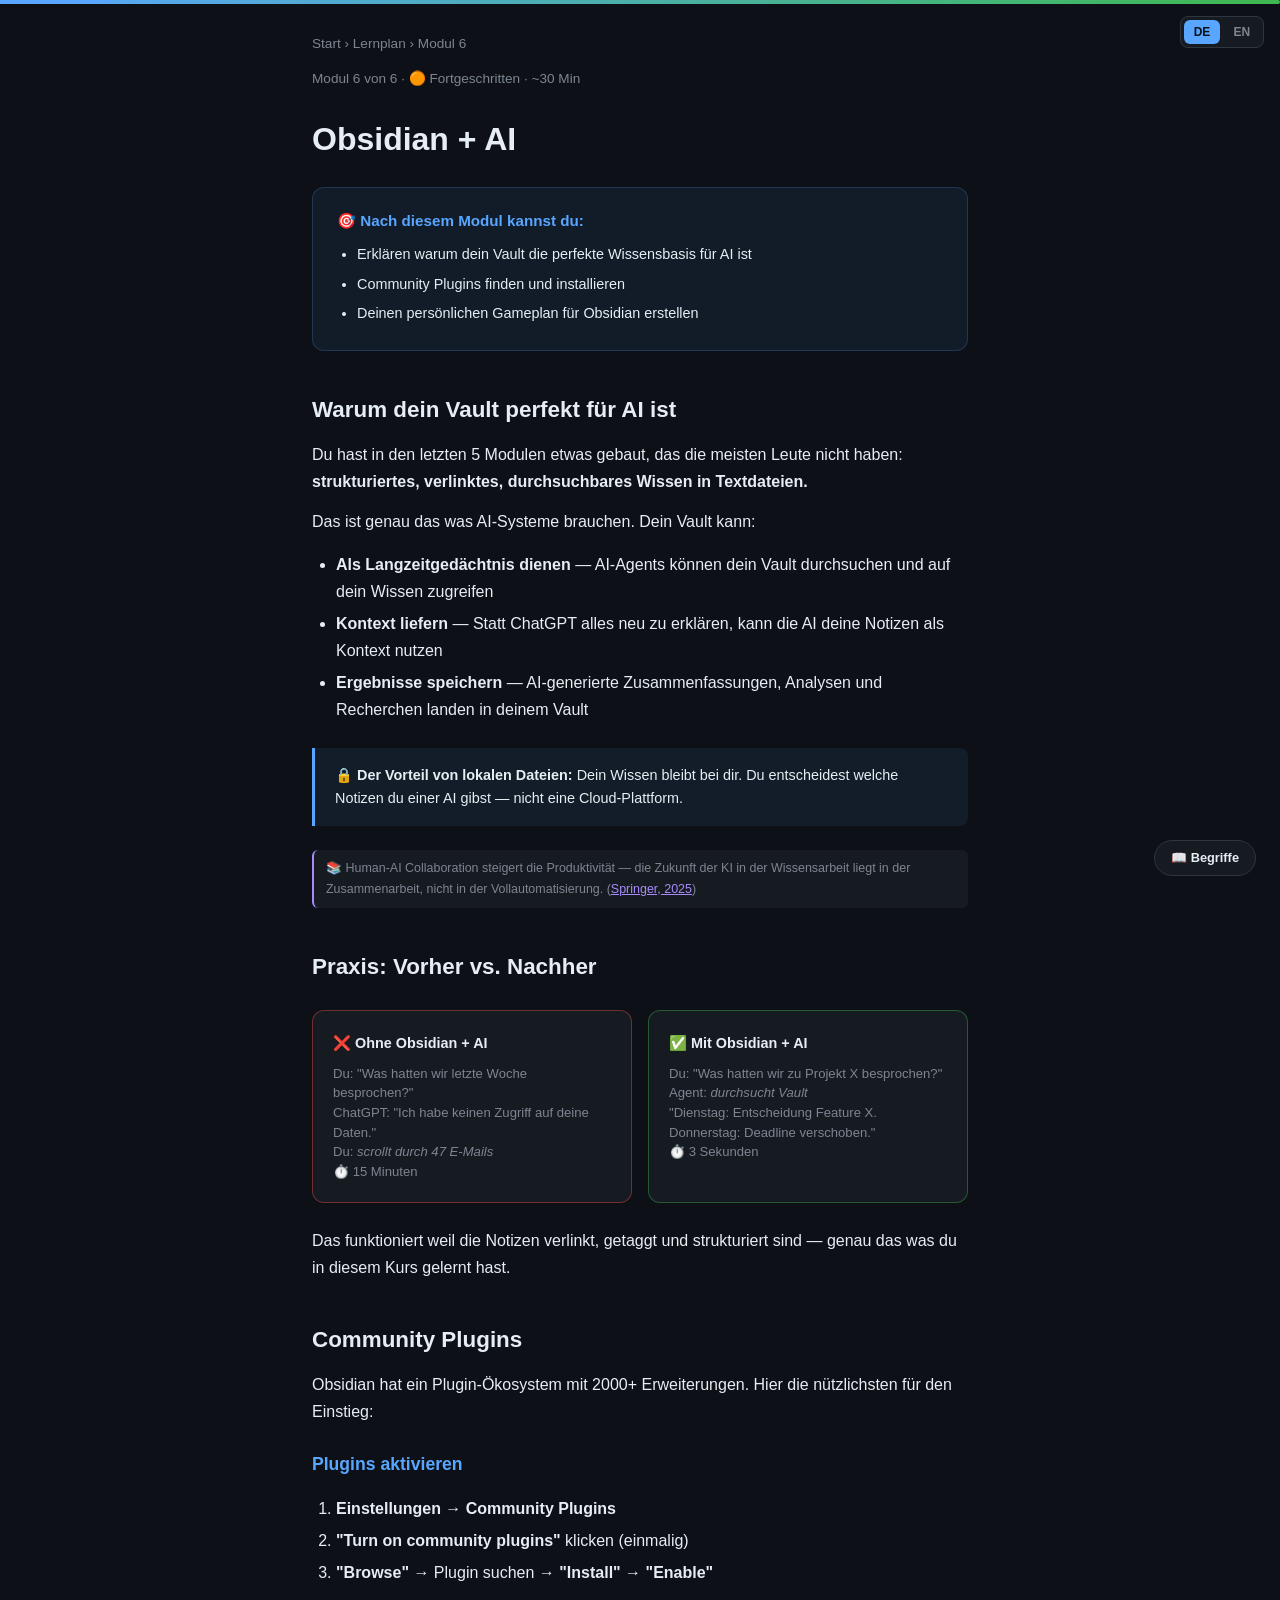
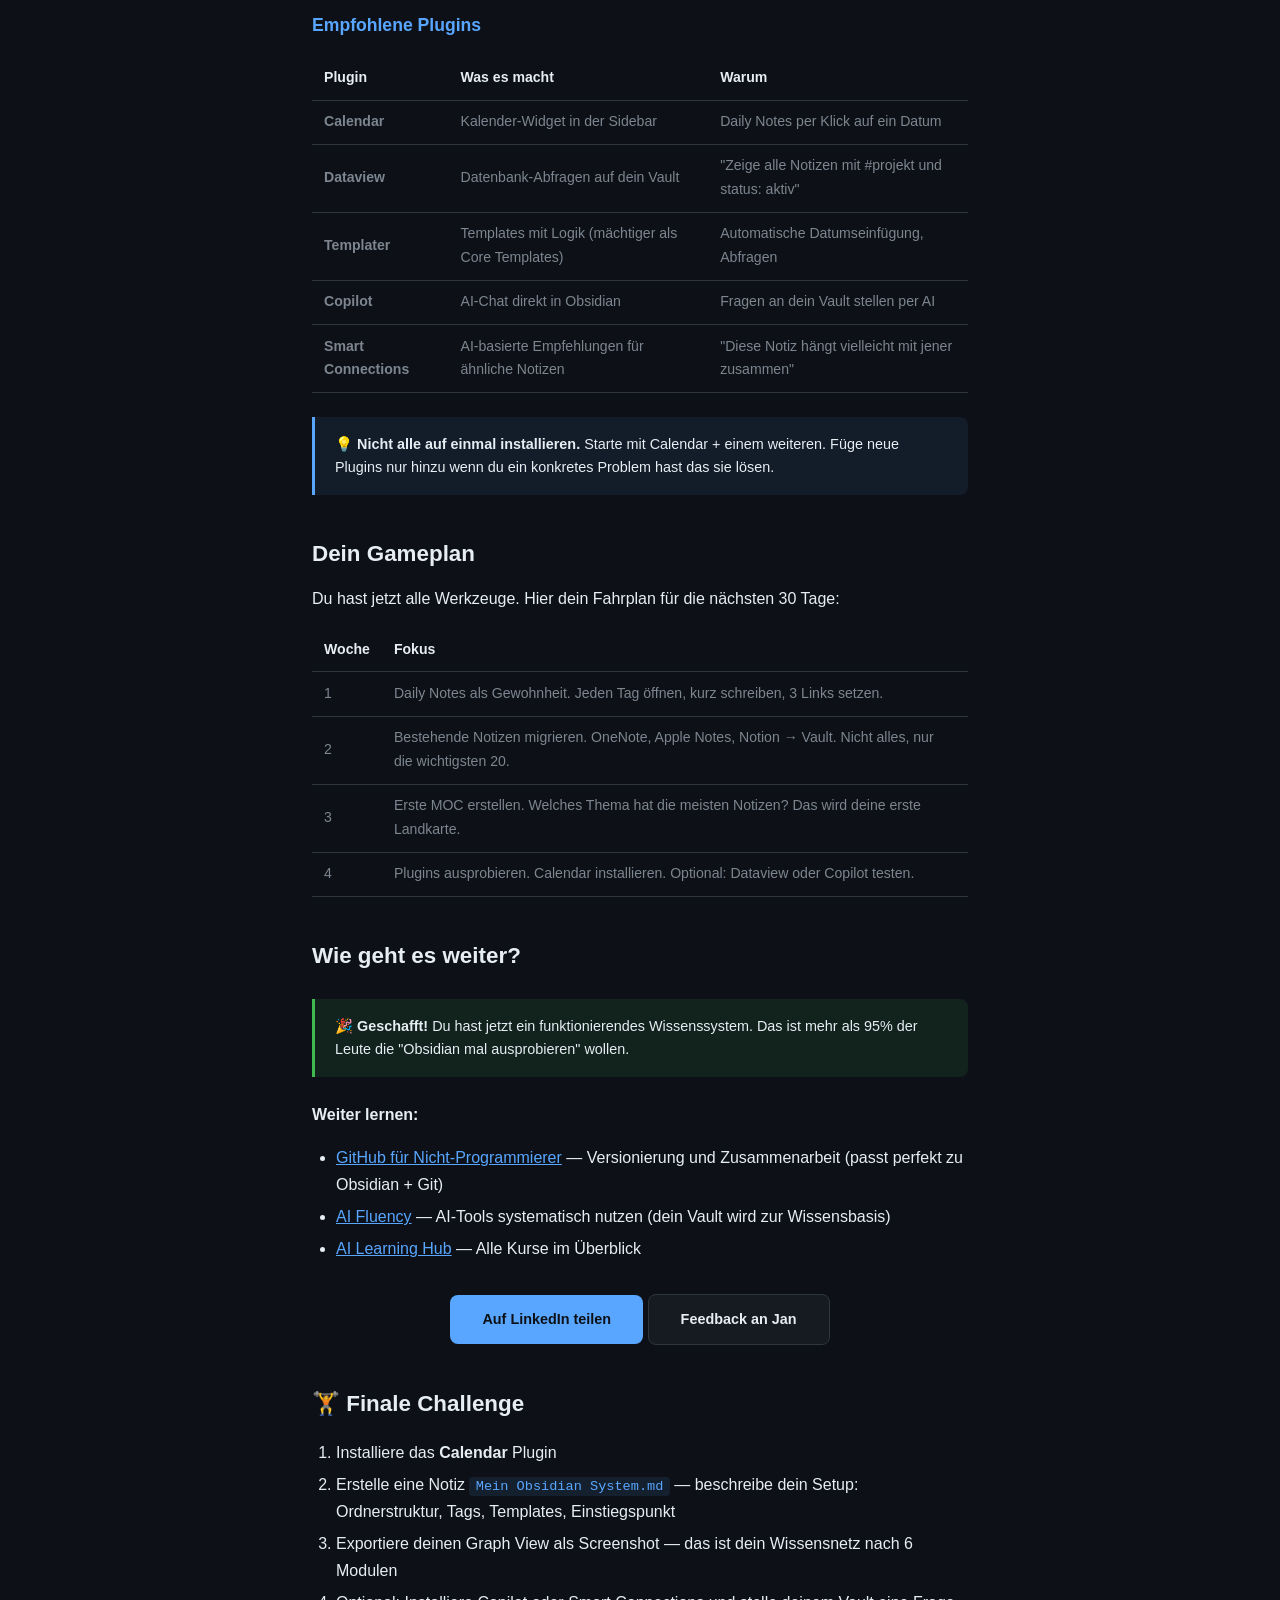
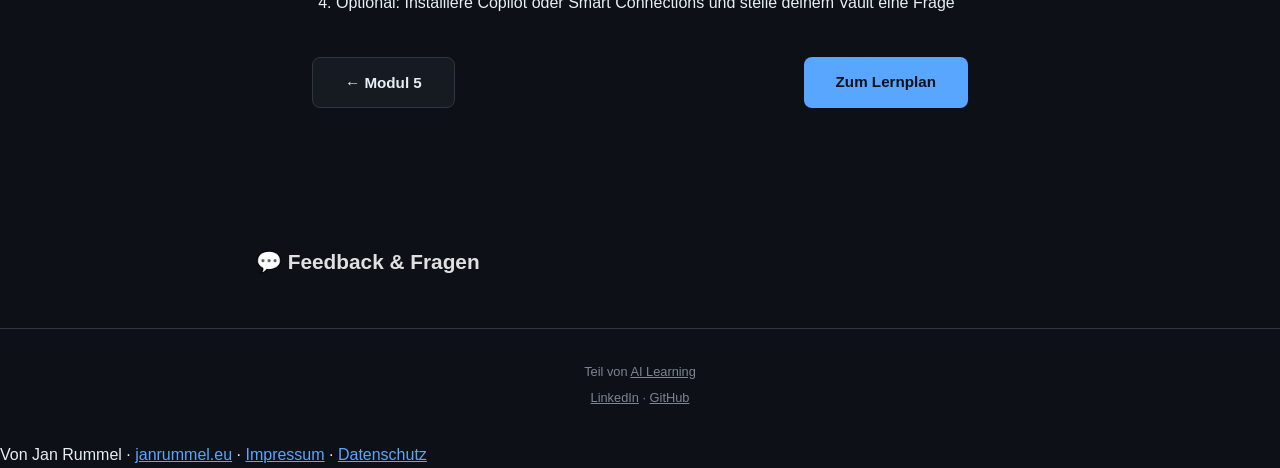
<file: modul6.html>
<!DOCTYPE html>
<html lang="de">
<head>
<meta charset="UTF-8">
<meta name="viewport" content="width=device-width, initial-scale=1.0">
<title>Modul 6: Obsidian + AI</title>
<meta name="description" content="Dein Obsidian-Vault als Wissensbasis für AI-Agents — Community Plugins und Workflows.">
<link rel="icon" href="data:image/svg+xml,<svg xmlns='http://www.w3.org/2000/svg' viewBox='0 0 100 100'><text y='0.9em' font-size='90'>💎</text></svg>">
<link rel="stylesheet" href="https://janrummel.github.io/ai-learning/shared-style.css">
<link rel="stylesheet" href="style.css">
<script src="https://janrummel.github.io/ai-learning/jr.js"></script>
<link rel="stylesheet" href="https://janrummel.github.io/ai-learning/jr.css">
</head>
<body>
<a href="#main" class="skip-link"><span class="de">Zum Inhalt</span><span class="en">Skip to content</span></a>
<div class="progress-bar" style="--progress:100%" role="progressbar" aria-valuenow="100" aria-valuemin="0" aria-valuemax="100" aria-label="Progress"></div>

<div class="lang-switch" role="navigation" aria-label="Language">
  <button id="btn-de" class="active" onclick="setLang('de')">DE</button>
  <button id="btn-en" onclick="setLang('en')">EN</button>
</div>

<main id="main">

<nav class="breadcrumb" aria-label="Breadcrumb">
  <a href="index.html"><span class="de">Start</span><span class="en">Home</span></a> ›
  <a href="curriculum.html"><span class="de">Lernplan</span><span class="en">Curriculum</span></a> ›
  <span>Modul 6</span>
</nav>

<p class="module-counter"><span class="de">Modul 6 von 6 · 🟠 Fortgeschritten · ~30 Min</span><span class="en">Module 6 of 6 · 🟠 Advanced · ~30 min</span></p>
<h1><span class="de">Obsidian + AI</span><span class="en">Obsidian + AI</span></h1>

<div class="learning-goals">
  <h3><span class="de">🎯 Nach diesem Modul kannst du:</span><span class="en">🎯 After this module you can:</span></h3>
  <ul>
    <li><span class="de">Erklären warum dein Vault die perfekte Wissensbasis für AI ist</span><span class="en">Explain why your vault is the perfect knowledge base for AI</span></li>
    <li><span class="de">Community Plugins finden und installieren</span><span class="en">Find and install Community Plugins</span></li>
    <li><span class="de">Deinen persönlichen Gameplan für Obsidian erstellen</span><span class="en">Create your personal Obsidian gameplan</span></li>
  </ul>
</div>

<h2><span class="de">Warum dein Vault perfekt für AI ist</span><span class="en">Why Your Vault Is Perfect for AI</span></h2>

<p><span class="de">Du hast in den letzten 5 Modulen etwas gebaut, das die meisten Leute nicht haben: <strong>strukturiertes, verlinktes, durchsuchbares Wissen in Textdateien.</strong></span>
<span class="en">In the last 5 modules, you built something most people don't have: <strong>structured, linked, searchable knowledge in text files.</strong></span></p>

<p><span class="de">Das ist genau das was AI-Systeme brauchen. Dein Vault kann:</span>
<span class="en">That's exactly what AI systems need. Your vault can:</span></p>

<ul>
  <li><span class="de"><strong>Als Langzeitgedächtnis dienen</strong> — AI-Agents können dein Vault durchsuchen und auf dein Wissen zugreifen</span>
  <span class="en"><strong>Serve as long-term memory</strong> — AI agents can search your vault and access your knowledge</span></li>
  <li><span class="de"><strong>Kontext liefern</strong> — Statt ChatGPT alles neu zu erklären, kann die AI deine Notizen als Kontext nutzen</span>
  <span class="en"><strong>Provide context</strong> — Instead of explaining everything to ChatGPT, AI can use your notes as context</span></li>
  <li><span class="de"><strong>Ergebnisse speichern</strong> — AI-generierte Zusammenfassungen, Analysen und Recherchen landen in deinem Vault</span>
  <span class="en"><strong>Store results</strong> — AI-generated summaries, analyses, and research go into your vault</span></li>
</ul>

<div class="callout">
  <span class="de">🔒 <strong>Der Vorteil von lokalen Dateien:</strong> Dein Wissen bleibt bei dir. Du entscheidest welche Notizen du einer AI gibst — nicht eine Cloud-Plattform.</span>
  <span class="en">🔒 <strong>The advantage of local files:</strong> Your knowledge stays with you. You decide which notes you share with AI — not a cloud platform.</span>
</div>

<div class="source">
  <span class="de">📚 Human-AI Collaboration steigert die Produktivität — die Zukunft der KI in der Wissensarbeit liegt in der Zusammenarbeit, nicht in der Vollautomatisierung. (<a href="https://link.springer.com/article/10.1007/s10796-025-10591-5" target="_blank">Springer, 2025</a>)</span>
  <span class="en">📚 Human-AI collaboration increases productivity — the future of AI in knowledge work is collaborative approaches, not full automation. (<a href="https://link.springer.com/article/10.1007/s10796-025-10591-5" target="_blank">Springer, 2025</a>)</span>
</div>

<h2><span class="de">Praxis: Vorher vs. Nachher</span><span class="en">In Practice: Before vs. After</span></h2>

<!-- Before/After Comparison -->
<div class="comparison">
  <div class="compare-card bad">
    <h4><span class="de">❌ Ohne Obsidian + AI</span><span class="en">❌ Without Obsidian + AI</span></h4>
    <p style="font-size:0.82rem;line-height:1.5;">
      <span class="de">Du: "Was hatten wir letzte Woche besprochen?"<br>ChatGPT: "Ich habe keinen Zugriff auf deine Daten."<br>Du: <em>scrollt durch 47 E-Mails</em><br>⏱️ 15 Minuten</span>
      <span class="en">You: "What did we discuss last week?"<br>ChatGPT: "I don't have access to your data."<br>You: <em>scrolls through 47 emails</em><br>⏱️ 15 minutes</span>
    </p>
  </div>
  <div class="compare-card good">
    <h4><span class="de">✅ Mit Obsidian + AI</span><span class="en">✅ With Obsidian + AI</span></h4>
    <p style="font-size:0.82rem;line-height:1.5;">
      <span class="de">Du: "Was hatten wir zu Projekt X besprochen?"<br>Agent: <em>durchsucht Vault</em><br>"Dienstag: Entscheidung Feature X. Donnerstag: Deadline verschoben."<br>⏱️ 3 Sekunden</span>
      <span class="en">You: "What did we discuss about Project X?"<br>Agent: <em>searches vault</em><br>"Tuesday: Decision Feature X. Thursday: Deadline moved."<br>⏱️ 3 seconds</span>
    </p>
  </div>
</div>

<p><span class="de">Das funktioniert weil die Notizen verlinkt, getaggt und strukturiert sind — genau das was du in diesem Kurs gelernt hast.</span>
<span class="en">This works because the notes are linked, tagged, and structured — exactly what you learned in this course.</span></p>

<h2><span class="de">Community Plugins</span><span class="en">Community Plugins</span></h2>

<p><span class="de">Obsidian hat ein Plugin-Ökosystem mit 2000+ Erweiterungen. Hier die nützlichsten für den Einstieg:</span>
<span class="en">Obsidian has a plugin ecosystem with 2000+ extensions. Here are the most useful ones to start:</span></p>

<h3><span class="de">Plugins aktivieren</span><span class="en">Enable Plugins</span></h3>
<ol>
  <li><span class="de"><strong>Einstellungen → Community Plugins</strong></span><span class="en"><strong>Settings → Community Plugins</strong></span></li>
  <li><span class="de"><strong>"Turn on community plugins"</strong> klicken (einmalig)</span><span class="en">Click <strong>"Turn on community plugins"</strong> (one-time)</span></li>
  <li><span class="de"><strong>"Browse"</strong> → Plugin suchen → <strong>"Install"</strong> → <strong>"Enable"</strong></span><span class="en"><strong>"Browse"</strong> → search plugin → <strong>"Install"</strong> → <strong>"Enable"</strong></span></li>
</ol>

<h3><span class="de">Empfohlene Plugins</span><span class="en">Recommended Plugins</span></h3>

<table>
  <tr><th>Plugin</th><th><span class="de">Was es macht</span><span class="en">What it does</span></th><th><span class="de">Warum</span><span class="en">Why</span></th></tr>
  <tr><td><strong>Calendar</strong></td><td><span class="de">Kalender-Widget in der Sidebar</span><span class="en">Calendar widget in sidebar</span></td><td><span class="de">Daily Notes per Klick auf ein Datum</span><span class="en">Daily notes by clicking a date</span></td></tr>
  <tr><td><strong>Dataview</strong></td><td><span class="de">Datenbank-Abfragen auf dein Vault</span><span class="en">Database queries on your vault</span></td><td><span class="de">"Zeige alle Notizen mit #projekt und status: aktiv"</span><span class="en">"Show all notes with #project and status: active"</span></td></tr>
  <tr><td><strong>Templater</strong></td><td><span class="de">Templates mit Logik (mächtiger als Core Templates)</span><span class="en">Templates with logic (more powerful than Core Templates)</span></td><td><span class="de">Automatische Datumseinfügung, Abfragen</span><span class="en">Automatic date insertion, queries</span></td></tr>
  <tr><td><strong>Copilot</strong></td><td><span class="de">AI-Chat direkt in Obsidian</span><span class="en">AI chat directly in Obsidian</span></td><td><span class="de">Fragen an dein Vault stellen per AI</span><span class="en">Ask questions about your vault via AI</span></td></tr>
  <tr><td><strong>Smart Connections</strong></td><td><span class="de">AI-basierte Empfehlungen für ähnliche Notizen</span><span class="en">AI-based suggestions for similar notes</span></td><td><span class="de">"Diese Notiz hängt vielleicht mit jener zusammen"</span><span class="en">"This note might be related to that one"</span></td></tr>
</table>

<div class="callout">
  <span class="de">💡 <strong>Nicht alle auf einmal installieren.</strong> Starte mit Calendar + einem weiteren. Füge neue Plugins nur hinzu wenn du ein konkretes Problem hast das sie lösen.</span>
  <span class="en">💡 <strong>Don't install them all at once.</strong> Start with Calendar + one more. Only add new plugins when you have a specific problem they solve.</span>
</div>

<h2><span class="de">Dein Gameplan</span><span class="en">Your Gameplan</span></h2>

<p><span class="de">Du hast jetzt alle Werkzeuge. Hier dein Fahrplan für die nächsten 30 Tage:</span>
<span class="en">You now have all the tools. Here's your roadmap for the next 30 days:</span></p>

<table>
  <tr><th><span class="de">Woche</span><span class="en">Week</span></th><th><span class="de">Fokus</span><span class="en">Focus</span></th></tr>
  <tr><td>1</td><td><span class="de">Daily Notes als Gewohnheit. Jeden Tag öffnen, kurz schreiben, 3 Links setzen.</span><span class="en">Daily Notes as habit. Open daily, write briefly, add 3 links.</span></td></tr>
  <tr><td>2</td><td><span class="de">Bestehende Notizen migrieren. OneNote, Apple Notes, Notion → Vault. Nicht alles, nur die wichtigsten 20.</span><span class="en">Migrate existing notes. OneNote, Apple Notes, Notion → Vault. Not everything, just the top 20.</span></td></tr>
  <tr><td>3</td><td><span class="de">Erste MOC erstellen. Welches Thema hat die meisten Notizen? Das wird deine erste Landkarte.</span><span class="en">Create first MOC. Which topic has the most notes? That becomes your first map.</span></td></tr>
  <tr><td>4</td><td><span class="de">Plugins ausprobieren. Calendar installieren. Optional: Dataview oder Copilot testen.</span><span class="en">Try plugins. Install Calendar. Optional: test Dataview or Copilot.</span></td></tr>
</table>

<h2><span class="de">Wie geht es weiter?</span><span class="en">What's Next?</span></h2>

<div class="callout" style="background: rgba(63, 185, 80, 0.1); border-left-color: var(--green);">
  <span class="de">🎉 <strong>Geschafft!</strong> Du hast jetzt ein funktionierendes Wissenssystem. Das ist mehr als 95% der Leute die "Obsidian mal ausprobieren" wollen.</span>
  <span class="en">🎉 <strong>Done!</strong> You now have a working knowledge system. That's more than 95% of people who "want to try Obsidian someday."</span>
</div>

<p><span class="de"><strong>Weiter lernen:</strong></span>
<span class="en"><strong>Keep learning:</strong></span></p>
<ul>
  <li><span class="de"><a href="https://janrummel.github.io/github-fuer-nicht-programmierer/">GitHub für Nicht-Programmierer</a> — Versionierung und Zusammenarbeit (passt perfekt zu Obsidian + Git)</span>
  <span class="en"><a href="https://janrummel.github.io/github-fuer-nicht-programmierer/">GitHub for Non-Programmers</a> — Version control and collaboration (pairs perfectly with Obsidian + Git)</span></li>
  <li><span class="de"><a href="https://janrummel.github.io/ai-fluency/">AI Fluency</a> — AI-Tools systematisch nutzen (dein Vault wird zur Wissensbasis)</span>
  <span class="en"><a href="https://janrummel.github.io/ai-fluency/">AI Fluency</a> — Use AI tools systematically (your vault becomes the knowledge base)</span></li>
  <li><span class="de"><a href="https://janrummel.github.io/ai-learning/">AI Learning Hub</a> — Alle Kurse im Überblick</span>
  <span class="en"><a href="https://janrummel.github.io/ai-learning/">AI Learning Hub</a> — All courses at a glance</span></li>
</ul>

<div style="text-align:center;margin:2rem 0;">
  <a href="https://www.linkedin.com/sharing/share-offsite/?url=https://janrummel.github.io/obsidian-fuer-einsteiger/" target="_blank" class="btn-primary" style="font-size:0.9rem;"><span class="de">Auf LinkedIn teilen</span><span class="en">Share on LinkedIn</span></a>
  <a href="https://linkedin.com/in/janrummel" target="_blank" class="btn-secondary" style="font-size:0.9rem;"><span class="de">Feedback an Jan</span><span class="en">Feedback to Jan</span></a>
</div>

<h2><span class="de">🏋️ Finale Challenge</span><span class="en">🏋️ Final Challenge</span></h2>

<ol>
  <li><span class="de">Installiere das <strong>Calendar</strong> Plugin</span><span class="en">Install the <strong>Calendar</strong> plugin</span></li>
  <li><span class="de">Erstelle eine Notiz <code>Mein Obsidian System.md</code> — beschreibe dein Setup: Ordnerstruktur, Tags, Templates, Einstiegspunkt</span>
  <span class="en">Create a note <code>My Obsidian System.md</code> — describe your setup: folder structure, tags, templates, entry point</span></li>
  <li><span class="de">Exportiere deinen Graph View als Screenshot — das ist dein Wissensnetz nach 6 Modulen</span>
  <span class="en">Export your Graph View as a screenshot — that's your knowledge network after 6 modules</span></li>
  <li><span class="de">Optional: Installiere Copilot oder Smart Connections und stelle deinem Vault eine Frage</span>
  <span class="en">Optional: Install Copilot or Smart Connections and ask your vault a question</span></li>
</ol>

<div class="nav-buttons">
  <a href="modul5.html" class="btn-secondary"><span class="de">← Modul 5</span><span class="en">← Module 5</span></a>
  <a href="curriculum.html" class="btn-primary"><span class="de">Zum Lernplan</span><span class="en">Back to Curriculum</span></a>
</div>

</main>

<script src="glossary.js"></script>

<section class="feedback-section" style="max-width: 800px; margin: 3rem auto; padding: 0 1rem;">
  <h2 style="color: #e0e0e0; font-size: 1.3rem; margin-bottom: 1rem;">💬 Feedback & Fragen</h2>
  <script src="https://giscus.app/client.js"
    data-repo="janrummel/obsidian-fuer-einsteiger"
    data-repo-id="R_kgDORu3Mhg"
    data-category="General"
    data-category-id="DIC_kwDORu3Mhs4C5U3b"
    data-mapping="pathname"
    data-strict="0"
    data-reactions-enabled="1"
    data-emit-metadata="0"
    data-input-position="top"
    data-theme="dark_dimmed"
    data-lang="de"
    crossorigin="anonymous"
    async>
  </script>
</section>
<footer role="contentinfo">
  <span class="de">Teil von <a href="https://janrummel.github.io/ai-learning/">AI Learning</a></span>
  <span class="en">Part of <a href="https://janrummel.github.io/ai-learning/">AI Learning</a></span>
  <div class="footer-line">
    <a href="https://linkedin.com/in/janrummel">LinkedIn</a> ·
    <a href="https://github.com/janrummel/obsidian-fuer-einsteiger">GitHub</a>
  </div>
</footer>
<div class="jr-fuss" role="contentinfo" aria-label="Anbieter">Von Jan Rummel · <a href="https://janrummel.eu/?ref=obsidian-fuer-einsteiger">janrummel.eu</a> · <a href="https://janrummel.eu/impressum.html">Impressum</a> · <a href="https://janrummel.eu/datenschutz.html">Datenschutz</a></div>


<script>
function setLang(lang) {
  document.documentElement.lang = lang;
  document.getElementById('btn-en').classList.toggle('active', lang === 'en');
  document.getElementById('btn-de').classList.toggle('active', lang === 'de');
  document.querySelectorAll('.en').forEach(el => el.style.display = lang === 'en' ? '' : 'none');
  document.querySelectorAll('.de').forEach(el => el.style.display = lang === 'de' ? '' : 'none');
  try { localStorage.setItem('lang', lang); } catch(e) {}
}
(function() {
  var lang = 'de'; try { lang = localStorage.getItem('lang') || 'de'; } catch(e) {}
  setLang(lang);
})();
</script>
<script data-goatcounter="https://janrummel.goatcounter.com/count" async src="//gc.zgo.at/count.js"></script>
</body>
</html>
</file>
<file: style.css>
/* ═══════════════════════════════════════════════════════
   Obsidian für Einsteiger — Design System
   Shared CSS für Landing, Curriculum und Module
   ═══════════════════════════════════════════════════════ */

/* Base */
:root {
  --bg: #0d1117; --surface: #161b22; --border: #30363d;
  --text: #e6edf3; --muted: #7d8590;
  --accent: #58a6ff; --green: #3fb950; --orange: #d29922;
  --purple: #a78bfa; --pink: #f778ba;
}
*, *::before, *::after { box-sizing: border-box; }
body { font-family: -apple-system, BlinkMacSystemFont, 'Segoe UI', Helvetica, Arial, sans-serif; background: var(--bg); color: var(--text); margin: 0; padding: 0; line-height: 1.7; }
a { color: var(--accent); }
main { max-width: 720px; margin: 0 auto; padding: 2rem 2rem 3rem; }

/* Language Toggle */
.lang-switch { position: fixed; top: 1rem; right: 1rem; display: flex; gap: 0.25rem; background: var(--surface); border: 1px solid var(--border); border-radius: 8px; padding: 0.2rem; z-index: 100; }
.lang-switch button { background: none; border: none; color: var(--muted); font-size: 0.75rem; font-weight: 700; cursor: pointer; padding: 0.3rem 0.6rem; border-radius: 6px; }
.lang-switch button.active { background: var(--accent); color: var(--bg); }
.lang-switch button:hover:not(.active) { color: var(--text); }
[lang="de"] .en, [lang="en"] .de { display: none; }

/* Skip Link */
.skip-link { position: absolute; top: -40px; left: 0; background: var(--accent); color: var(--bg); padding: 0.5rem 1rem; z-index: 200; border-radius: 0 0 8px 0; font-weight: 700; text-decoration: none; }
.skip-link:focus { top: 0; }

/* Progress Bar */
.progress-bar { position: fixed; top: 0; left: 0; width: 100%; height: 4px; background: var(--surface); z-index: 150; }
.progress-bar::after { content: ''; display: block; height: 100%; width: var(--progress, 0%); background: linear-gradient(90deg, var(--accent), var(--green)); border-radius: 0 2px 2px 0; transition: width 0.3s; }

/* ─── LANDING PAGE ─── */

.hero { text-align: center; padding: 5rem 2rem 2rem; max-width: 720px; margin: 0 auto; }
.hero h1 { font-size: 2.4rem; font-weight: 800; line-height: 1.15; margin-bottom: 0.75rem; background: linear-gradient(135deg, var(--accent), var(--purple)); -webkit-background-clip: text; -webkit-text-fill-color: transparent; background-clip: text; }
.hero .subtitle { font-size: 1.15rem; color: var(--muted); max-width: 560px; margin: 0 auto 1rem; }
.badge { display: inline-block; background: rgba(88,166,255,0.12); color: var(--accent); padding: 0.4rem 1rem; border-radius: 20px; font-size: 0.85rem; font-weight: 700; letter-spacing: 0.02em; }
.value-prop { color: var(--muted); font-size: 0.95rem; line-height: 1.7; max-width: 560px; margin: 0 auto; }

/* Buttons */
.btn-primary { display: inline-block; background: var(--accent); color: var(--bg); padding: 0.75rem 2rem; border-radius: 8px; text-decoration: none; font-weight: 700; font-size: 0.95rem; transition: all 0.2s; }
.btn-primary:hover { opacity: 0.9; transform: translateY(-1px); }
.btn-secondary { display: inline-block; background: var(--surface); color: var(--text); border: 1px solid var(--border); padding: 0.75rem 2rem; border-radius: 8px; text-decoration: none; font-weight: 600; font-size: 0.95rem; transition: all 0.2s; }
.btn-secondary:hover { border-color: var(--accent); color: var(--accent); }

/* Journey Map */
.journey-map { max-width: 720px; margin: 0 auto; padding: 3rem 2rem; text-align: center; }
.journey-map h2 { font-size: 1.6rem; font-weight: 800; margin-bottom: 1.5rem; }
.journey-steps { display: grid; grid-template-columns: repeat(3, 1fr); gap: 1rem; margin-top: 1rem; }
.journey-step { background: var(--surface); border: 1px solid var(--border); border-radius: 12px; padding: 1.25rem 1rem; text-align: center; transition: border-color 0.2s, transform 0.2s; position: relative; }
.journey-step:hover { border-color: var(--accent); transform: translateY(-2px); }
.step-number { width: 36px; height: 36px; border-radius: 50%; background: rgba(88,166,255,0.15); color: var(--accent); display: flex; align-items: center; justify-content: center; font-weight: 800; font-size: 0.9rem; margin: 0 auto 0.75rem; }
.journey-step strong { display: block; font-size: 0.9rem; margin-bottom: 0.4rem; color: var(--text); }
.journey-step .step-desc { font-size: 0.78rem; color: var(--muted); line-height: 1.4; }

/* FAQ / Objection Handling */
.faq { max-width: 720px; margin: 0 auto; padding: 3rem 2rem; }
.faq h2 { font-size: 1.6rem; font-weight: 800; margin-bottom: 1.25rem; }
.faq-item { background: var(--surface); border: 1px solid var(--border); border-radius: 12px; padding: 1.25rem; margin-bottom: 0.75rem; transition: border-color 0.2s; }
.faq-item:hover { border-color: var(--accent); }
.faq-item strong { font-size: 0.95rem; display: block; margin-bottom: 0.4rem; }
.faq-item p { color: var(--muted); font-size: 0.85rem; line-height: 1.6; margin: 0; }

/* Story */
.story { max-width: 720px; margin: 0 auto; padding: 3rem 2rem; text-align: center; }
.story blockquote { border-left: 3px solid var(--accent); padding: 1.25rem 1.5rem; margin: 1rem auto; background: rgba(88,166,255,0.05); border-radius: 0 8px 8px 0; font-size: 1rem; line-height: 1.7; text-align: left; max-width: 560px; color: var(--text); }
.story-author { color: var(--muted); font-size: 0.85rem; margin-top: 0.75rem; }

/* ─── CURRICULUM ─── */

.module-list { max-width: 600px; margin: 0 auto; }
.module-card { display: flex; gap: 1.25rem; align-items: flex-start; background: var(--surface); border: 1px solid var(--border); border-radius: 12px; padding: 1.25rem; margin-bottom: 0.75rem; text-decoration: none; color: var(--text); transition: border-color 0.2s, transform 0.2s; }
.module-card:hover { border-color: var(--accent); transform: translateY(-2px); }
.module-number { font-size: 1.5rem; font-weight: 800; color: var(--accent); min-width: 2.5rem; text-align: center; }
.module-info h3 { font-size: 1rem; font-weight: 700; margin: 0 0 0.3rem; }
.module-info p { color: var(--muted); font-size: 0.85rem; line-height: 1.5; margin: 0; }
.meta { color: var(--muted); font-size: 0.8rem; margin-top: 0.3rem; }
.difficulty { font-size: 0.75rem; display: inline-block; margin-top: 0.3rem; }

/* ─── MODULE PAGES ─── */

.breadcrumb { font-size: 0.85rem; color: var(--muted); margin-bottom: 0.5rem; }
.breadcrumb a { color: var(--muted); text-decoration: none; }
.breadcrumb a:hover { color: var(--accent); }
.module-counter { font-size: 0.85rem; color: var(--muted); margin-bottom: 0.25rem; }

/* Learning Goals */
.learning-goals { background: rgba(88,166,255,0.08); border: 1px solid rgba(88,166,255,0.2); border-radius: 12px; padding: 1.25rem 1.5rem; margin-bottom: 2rem; }
.learning-goals h3 { font-size: 0.95rem; margin: 0 0 0.5rem; }
.learning-goals ul { margin: 0; padding-left: 1.25rem; }
.learning-goals li { font-size: 0.9rem; margin-bottom: 0.3rem; }

/* Callouts */
.callout { background: rgba(88,166,255,0.08); border-left: 3px solid var(--accent); border-radius: 0 8px 8px 0; padding: 1rem 1.25rem; margin: 1.5rem 0; font-size: 0.9rem; line-height: 1.6; }
.callout-green { background: rgba(63,185,80,0.08); border-left-color: var(--green); }
.callout-orange { background: rgba(210,153,34,0.08); border-left-color: var(--orange); }

/* Diagrams */
.diagram { background: var(--surface); border: 1px solid var(--border); border-radius: 12px; padding: 1.5rem; margin: 1.5rem 0; font-family: 'SF Mono', 'Fira Code', monospace; font-size: 0.82rem; line-height: 1.6; white-space: pre; overflow-x: auto; }
.diagram-label { font-family: -apple-system, sans-serif; font-size: 0.8rem; color: var(--muted); margin-bottom: 0.5rem; font-weight: 600; text-transform: uppercase; letter-spacing: 0.05em; display: block; white-space: normal; }

/* Comparison Cards */
.comparison { display: grid; grid-template-columns: 1fr 1fr; gap: 1rem; margin: 1.5rem 0; }
.compare-card { background: var(--surface); border: 1px solid var(--border); border-radius: 12px; padding: 1.25rem; }
.compare-card.bad { border-color: rgba(248,81,73,0.4); }
.compare-card.good { border-color: rgba(63,185,80,0.4); }
.compare-card h4 { font-size: 0.9rem; margin: 0 0 0.5rem; }
.compare-card p, .compare-card ul { font-size: 0.85rem; color: var(--muted); margin: 0; }
.compare-card ul { padding-left: 1.25rem; }

/* Source Citation */
.source { font-size: 0.78rem; color: var(--muted); background: var(--surface); border-radius: 6px; padding: 0.5rem 0.75rem; margin: 0.75rem 0; border-left: 2px solid var(--purple); }
.source a { color: var(--purple); }

/* Content */
h2 { font-size: 1.4rem; font-weight: 800; margin: 2.5rem 0 0.75rem; }
h3 { font-size: 1.1rem; font-weight: 700; margin: 1.5rem 0 0.5rem; color: var(--accent); }
p { line-height: 1.7; margin: 0.75rem 0; }
ol, ul { line-height: 1.7; padding-left: 1.5rem; }
li { margin-bottom: 0.3rem; }
pre { background: var(--surface); border: 1px solid var(--border); border-radius: 8px; padding: 1rem 1.25rem; overflow-x: auto; font-size: 0.82rem; line-height: 1.5; }
code { background: rgba(88,166,255,0.1); color: var(--accent); padding: 0.15rem 0.4rem; border-radius: 4px; font-size: 0.85rem; }
pre code { background: none; color: var(--text); padding: 0; }
table { width: 100%; border-collapse: collapse; margin: 1rem 0; font-size: 0.88rem; }
th, td { padding: 0.6rem 0.75rem; text-align: left; border-bottom: 1px solid var(--border); }
th { font-weight: 700; color: var(--text); }
td { color: var(--muted); }
blockquote { border-left: 3px solid var(--accent); padding: 0.75rem 1.25rem; margin: 1rem 0; background: rgba(88,166,255,0.05); border-radius: 0 8px 8px 0; font-size: 0.95rem; }

/* Glossary Widget */
.glossary-toggle { position: fixed; bottom: 1.5rem; right: 1.5rem; background: var(--surface); border: 1px solid var(--border); color: var(--text); padding: 0.6rem 1rem; border-radius: 20px; cursor: pointer; font-size: 0.8rem; font-weight: 700; z-index: 100; transition: all 0.2s; }
.glossary-toggle:hover { border-color: var(--accent); color: var(--accent); }
.glossary-panel { display: none; position: fixed; bottom: 4rem; right: 1.5rem; background: var(--surface); border: 1px solid var(--border); border-radius: 12px; padding: 1.25rem; width: 280px; max-height: 400px; overflow-y: auto; z-index: 100; box-shadow: 0 8px 32px rgba(0,0,0,0.4); }
.glossary-panel.open { display: block; }
.glossary-panel h3 { font-size: 0.9rem; margin: 0 0 0.75rem; color: var(--accent); }
.glossary-panel dt { font-weight: 700; font-size: 0.85rem; color: var(--text); margin-top: 0.5rem; }
.glossary-panel dd { font-size: 0.8rem; color: var(--muted); margin: 0.15rem 0 0.5rem 0; line-height: 1.4; }

/* Navigation */
.nav-buttons { display: flex; justify-content: space-between; margin: 2.5rem 0; flex-wrap: wrap; gap: 1rem; }

/* Footer */
footer { text-align: center; padding: 2rem; color: var(--muted); font-size: 0.8rem; border-top: 1px solid var(--border); }
footer a { color: var(--muted); }
footer a:hover { color: var(--accent); }
.footer-line { margin-top: 0.3rem; }

/* ─── RESPONSIVE ─── */

@media (max-width: 600px) {
  .hero h1 { font-size: 1.8rem; }
  .hero { padding: 4rem 1.25rem 1.5rem; }
  main { padding: 1.5rem 1.25rem; }
  .journey-steps { grid-template-columns: 1fr 1fr; gap: 0.75rem; }
  .comparison { grid-template-columns: 1fr; }
  section, .journey-map, .faq, .story { padding: 2rem 1.25rem; }
  .module-card { flex-direction: column; gap: 0.75rem; }
  .glossary-panel { width: calc(100vw - 3rem); right: 1.5rem; }
}
</file>
